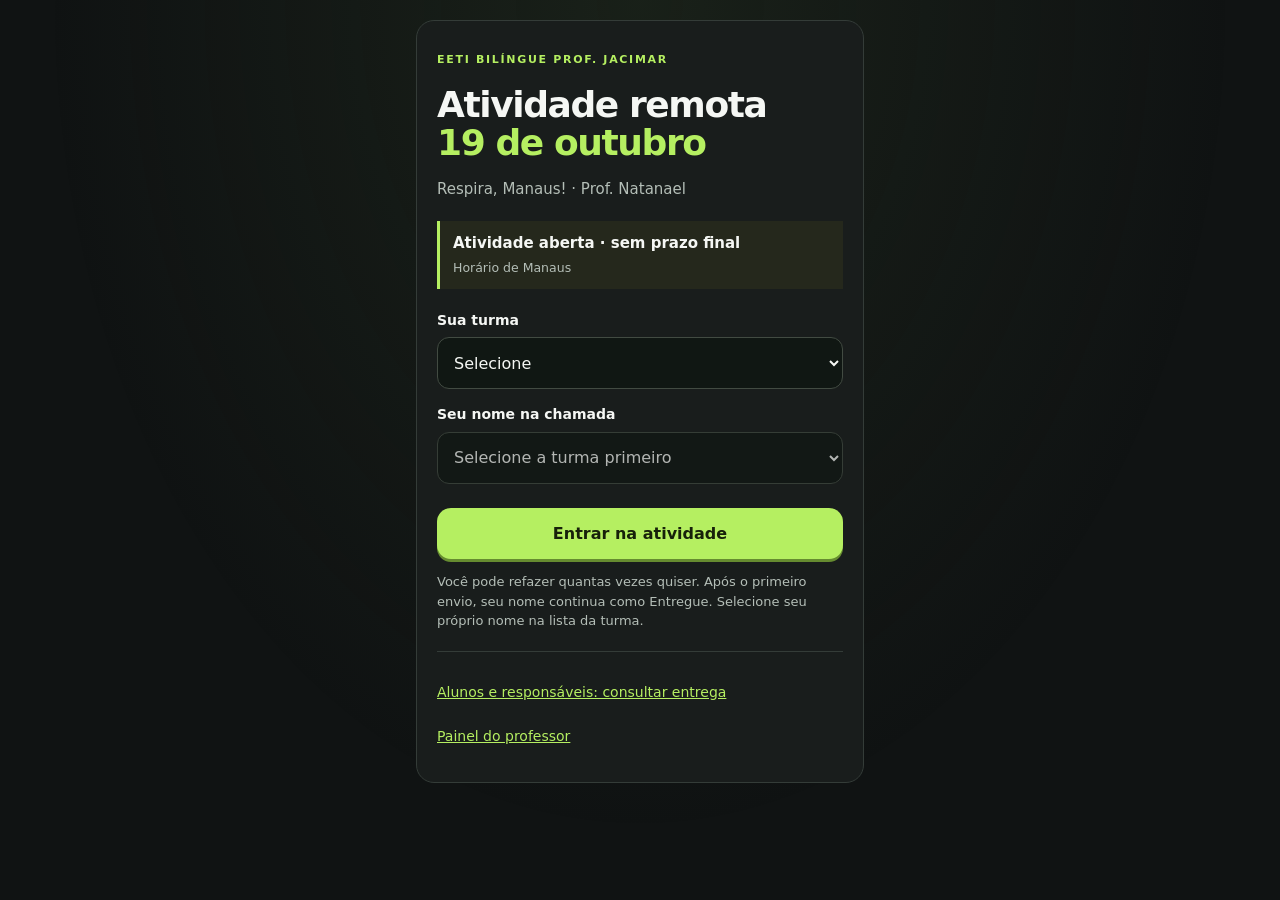
<file: index.html>
<!doctype html>
<html lang="pt-BR">
<head>
<meta charset="utf-8">
<meta name="viewport" content="width=device-width,initial-scale=1">
<meta name="theme-color" content="#101313">
<meta name="referrer" content="strict-origin-when-cross-origin">
<title>Atividade remota 19/10 · Respira, Manaus! · Jacimar</title>
<style>
:root{color-scheme:dark;--bg:#080f19;--panel:rgba(19,33,46,.76);--line:rgba(180,218,234,.15);--text:#edf8ff;--muted:#a4bbca;--cyan:#78edeb;--green:#bcff7a;--orange:#ffad72;--red:#ffb3af}
*{box-sizing:border-box}html{scroll-behavior:smooth;scroll-padding-top:24px}body{margin:0;background:var(--bg);color:var(--text);font:16px/1.6 system-ui,-apple-system,"Segoe UI",sans-serif;overflow-x:hidden}button,a{-webkit-tap-highlight-color:transparent}button{font:inherit}button:focus-visible,a:focus-visible{outline:3px solid var(--cyan);outline-offset:5px}button{cursor:pointer}button:disabled{cursor:default}a{color:var(--cyan)}[hidden]{display:none!important}
body:before{content:"";position:fixed;inset:0;z-index:-1;background:radial-gradient(ellipse at 85% 8%,#22545566,transparent 50%),radial-gradient(ellipse at 0% 60%,#28384e66,transparent 55%),linear-gradient(#080f19,#0b1822)}.grid-bg{position:fixed;inset:0;pointer-events:none;z-index:-1;background-image:linear-gradient(#789aa109 1px,transparent 1px),linear-gradient(90deg,#789aa109 1px,transparent 1px);background-size:52px 52px;mask-image:linear-gradient(black,transparent)}
.wrap{width:min(1100px,calc(100% - 36px));margin:auto}.topbar{display:flex;align-items:center;justify-content:space-between;gap:12px;padding:24px 0;border-bottom:1px solid var(--line)}.brand{display:flex;align-items:center;gap:11px;font-weight:800;letter-spacing:-.4px}.brand-icon{display:grid;place-items:center;width:39px;height:39px;border:1px solid #78edeb66;border-radius:12px;color:var(--cyan);font-size:25px}.micro{font-size:11px;letter-spacing:1.7px;text-transform:uppercase;font-weight:750}.muted{color:var(--muted)}.school{font-size:11px;text-align:right;max-width:210px;line-height:1.5}
.hero{display:grid;gap:24px;padding:48px 0 28px}.eyebrow{color:var(--cyan);display:flex;align-items:center;gap:9px}.dot{height:7px;width:7px;border-radius:100%;background:var(--cyan);box-shadow:0 0 15px var(--cyan)}h1{font-size:clamp(48px,10vw,102px);line-height:1;letter-spacing:-.065em;margin:20px 0}h1 span{display:block;color:var(--cyan)}.intro{max-width:400px;color:var(--muted);font-size:17px}.chips{display:flex;flex-wrap:wrap;gap:8px}.chip{border:1px solid var(--line);border-radius:99px;padding:6px 12px;font-size:11px;color:var(--muted)}
.glass{border:1px solid var(--line);background:var(--panel);backdrop-filter:blur(18px);border-radius:24px;box-shadow:0 20px 70px #0002}.atmosphere{min-height:280px;position:relative;overflow:hidden;display:flex;align-items:center;justify-content:center;background:radial-gradient(circle at 50% 30%,#ffc37b22,transparent 60%),#0d1c29}.orb{position:relative;z-index:2;width:175px;height:175px;border:1px solid #ffbd7b55;border-radius:50%;display:flex;flex-direction:column;align-items:center;justify-content:center;background:radial-gradient(circle,#202f3e99,#17222ddd);box-shadow:0 0 60px #f0a76812,inset 0 0 45px #f0a76812}.orb strong{font-size:58px;line-height:1.1;letter-spacing:-4px;color:#ffc08b}.orb .micro{font-size:10px}.orbit{position:absolute;width:225px;height:225px;border:1px dashed #ffce9b33;border-radius:50%;animation:orbit 50s linear infinite}.orbit:after{content:"";position:absolute;width:8px;height:8px;border-radius:50%;background:var(--orange);top:25px;left:30px;box-shadow:0 0 20px var(--orange)}.haze{position:absolute;width:130%;height:150px;background:radial-gradient(ellipse,#8a9caa55,transparent 65%);filter:blur(22px);animation:haze 12s ease-in-out infinite alternate;bottom:10px;z-index:3;pointer-events:none}.skyline{position:absolute;bottom:0;width:100%;height:90px;background:#060e18;clip-path:polygon(0 70%,5% 70%,5% 48%,11% 48%,11% 65%,17% 65%,17% 30%,23% 30%,23% 55%,30% 55%,30% 20%,35% 20%,35% 68%,41% 68%,41% 42%,48% 42%,48% 55%,54% 55%,54% 0,60% 0,60% 58%,66% 58%,66% 28%,72% 28%,72% 68%,80% 68%,80% 40%,88% 40%,88% 60%,100% 60%,100% 100%,0 100%)}.visual-caption{position:absolute;left:17px;top:15px;font-size:10px;color:var(--orange);z-index:4}.mission{padding:24px;margin-bottom:24px}.section-top{display:flex;gap:16px;align-items:flex-start;justify-content:space-between;margin-bottom:18px}h2{font-size:clamp(22px,4vw,30px);letter-spacing:-.8px;line-height:1.2;margin:7px 0 12px}h3{font-size:23px;line-height:1.3;letter-spacing:-.5px;margin:12px 0}.step{color:var(--cyan)}.badge{white-space:nowrap;border:1px solid #ffad7244;background:#ffad7210;border-radius:8px;padding:6px 10px;color:var(--orange);font-size:11px}.badge.open{color:var(--green);border-color:#bcff7a44;background:#bcff7a12}.video-frame{aspect-ratio:16/9;background:#03070c;border-radius:14px;overflow:hidden}.video-frame iframe{width:100%;height:100%;display:block;border:0}.video-frame>div{height:100%;display:grid;place-items:center;color:var(--muted);padding:20px;text-align:center}.player-note{font-size:12px;color:var(--muted);margin:14px 0 0}.player-error{border-left:3px solid var(--orange);padding:12px;margin-top:15px;color:var(--orange);font-size:13px}.watchbar{height:4px;background:#ffffff10;margin-top:18px;overflow:hidden;border-radius:4px}.watchbar span{height:100%;display:block;width:0;background:var(--cyan);transition:width .6s}.lock{padding:32px 24px;text-align:center;margin-bottom:28px;border-style:dashed}.lock-icon{display:block;font-size:28px;color:var(--muted)}.lock p{margin:6px 0;color:var(--muted);font-size:13px}
.unlock{padding:20px;border:1px solid #bcff7a66;color:var(--green);text-align:center;border-radius:16px;margin-bottom:24px;animation:unlock .8s ease-out both}.dashboard{display:flex;align-items:center;justify-content:space-between;gap:12px;padding:18px 22px;margin-bottom:24px}.dashboard strong{font-size:23px;color:var(--green)}.progress{width:110px;height:6px;background:#ffffff10;border-radius:10px;overflow:hidden}.progress span{display:block;height:100%;width:0;background:var(--green);transition:width .5s}.content-grid{display:grid;gap:22px}.card{padding:25px;position:relative;overflow:hidden}.card:before{content:"";position:absolute;inset:0 0 auto;height:2px;background:linear-gradient(90deg,var(--cyan),transparent);opacity:.6}.number{font-size:12px;font-weight:800;color:var(--cyan);letter-spacing:2px}.tag{font-size:10px;text-transform:uppercase;letter-spacing:1.5px;color:var(--muted);margin-left:10px}.question-text{color:var(--muted);font-size:14px;margin:8px 0 20px}.answers{display:grid;gap:10px;margin-top:20px}.answer{display:flex;align-items:center;gap:12px;width:100%;text-align:left;color:var(--text);background:#ffffff04;border:1px solid var(--line);border-radius:12px;padding:15px;font-size:14px;line-height:1.45;transition:background .2s,border-color .2s,transform .2s}.answer:hover:not(:disabled){background:#78edeb0c;border-color:#78edeb88;transform:translateX(3px)}.letter{display:grid;place-items:center;width:27px;height:27px;flex-shrink:0;border:1px solid var(--line);border-radius:7px;font-size:11px;color:var(--muted)}.answer.correct{background:#bcff7a13;border-color:#bcff7a99}.answer.correct .letter{color:var(--green);border-color:var(--green)}.answer.wrong{background:#ff7e7410;border-color:#ffb3af88}.answer:disabled{opacity:.55}.answer.correct:disabled,.answer.wrong:disabled{opacity:1}.feedback{margin-top:18px;border-radius:12px;padding:16px;background:#132838;border:1px solid var(--line);font-size:14px}.feedback strong{display:block;margin-bottom:5px;color:var(--green)}.feedback.error strong{color:var(--red)}.retry{margin-top:12px;background:transparent;border:1px solid var(--cyan);color:var(--cyan);border-radius:9px;padding:9px 14px;font-size:12px;font-weight:700}.lesson{background:linear-gradient(135deg,#133039aa,#142032aa)}.lesson p{color:#c1d4df;font-size:15px;max-width:450px}.cups{display:flex;gap:20px;align-items:end;justify-content:center;padding:28px 0 10px;height:140px}.cup{height:72px;width:42px;position:relative;border:2px solid #92d6e477;border-top:0;border-radius:0 0 10px 10px;overflow:hidden}.water{position:absolute;bottom:0;left:0;width:100%;height:var(--level);background:linear-gradient(#78edebaa,#278eaa99);animation:equalize 5s ease-in-out infinite}.cup:after{content:"";position:absolute;top:0;width:100%;height:1px;background:#78edeb55}.formula{text-align:center;padding:14px;color:var(--cyan);font-weight:750;font-size:14px}.data-bars{display:flex;align-items:flex-end;justify-content:center;gap:14px;height:155px;margin-top:20px;padding-top:10px}.day{display:flex;flex-direction:column;align-items:center;justify-content:end;gap:6px;height:100%;font-size:10px;color:var(--muted);flex:1;max-width:80px}.day strong{font-size:15px;color:var(--text)}.bar{height:var(--h);width:100%;min-height:10px;background:linear-gradient(#ffb785,#aa6b6555);border:1px solid #ffb78555;border-radius:7px 7px 2px 2px;animation:grow 1s ease-out both;transform-origin:bottom}.day.repeat .bar{background:linear-gradient(#78edeb,#287f8f55);border-color:#78edeb77}.data-caption{font-size:11px;text-align:center;color:var(--muted)}.mode-dots{display:flex;gap:10px;flex-wrap:wrap;margin:25px 0}.data-pill{padding:10px 15px;border-radius:10px;border:1px solid var(--line);color:var(--muted);font-weight:750}.data-pill.repeat{color:var(--cyan);border-color:#78edeb88;background:#78edeb12;animation:softglow 3s ease-in-out infinite}.ratio{display:flex;align-items:baseline;gap:10px;margin:20px 0}.ratio strong{font-size:60px;color:var(--orange);line-height:1;font-weight:850;letter-spacing:-3px}.ratio span{font-size:12px;color:var(--muted)}.finish{text-align:center;padding:32px 24px;margin-top:24px;background:radial-gradient(ellipse at top,#4e986233,transparent 70%),var(--panel)}.finish strong.big{display:block;font-size:60px;line-height:1.2;color:var(--green)}.finish p{color:var(--muted);font-size:14px}.primary{border:0;background:var(--cyan);color:#08252c;padding:13px 19px;border-radius:11px;font-weight:800;font-size:13px}.footer{padding:35px 0 28px;color:var(--muted);font-size:11px;text-align:center}.footer p{margin:8px}.sources{display:flex;justify-content:center;gap:16px;flex-wrap:wrap}.notice{font-size:11px;color:var(--muted)}
/* Camadas atmosféricas: sem capturar cliques ou esconder o feedback. */
.fx{position:fixed;inset:0;z-index:30;pointer-events:none;visibility:hidden;overflow:hidden}.smoke-veil{position:absolute;inset:0;background:#05080dbb;opacity:0;backdrop-filter:blur(0)}.smoke-cloud{position:absolute;width:100vmax;height:85vmax;left:-60%;bottom:-85%;border-radius:50%;opacity:0;background:radial-gradient(ellipse at 45% 40%,#899199b3 0%,#555f6ddd 22%,#323c4ccc 42%,transparent 68%);filter:blur(28px);mix-blend-mode:screen}.smoke-cloud:nth-child(3){left:auto;right:-60%;bottom:-60%;transform:scale(1.3)}.smoke-cloud:nth-child(4){left:5%;bottom:-100%;filter:blur(45px);background:radial-gradient(ellipse,#a7adb077,#4b5364aa 35%,transparent 67%)}.fx.smoking{visibility:visible}.smoking .smoke-veil{animation:darken 2.5s ease both}.smoking .smoke-cloud{animation:smoke-rise 2.5s cubic-bezier(.2,.6,.4,1) both}.smoking .smoke-cloud:nth-child(3){animation-name:smoke-cross;animation-delay:.12s}.smoking .smoke-cloud:nth-child(4){animation-delay:.23s}.card.shake{animation:shake .6s ease-in-out}.wind-ring{position:absolute;left:50%;top:50%;width:20vw;height:20vw;border:2px solid #adffe288;border-radius:50%;opacity:0;box-shadow:0 0 100px #78edeb66,inset 0 0 70px #b4ff9033}.wind-stream{position:absolute;left:-60%;top:35%;width:70%;height:18%;border-radius:50%;background:linear-gradient(90deg,transparent,#bcff7a33,#78edeb66,transparent);filter:blur(25px);opacity:0;transform:rotate(-18deg)}.wind-stream:last-child{top:65%;height:8%}.fx.cleaning{visibility:visible}.cleaning .wind-ring{animation:clean-ring 1.8s ease-out both}.cleaning .wind-stream{animation:clean-wind 1.8s ease-out both}.cleaning .wind-stream:last-child{animation-delay:.15s}.live-toast{position:fixed;bottom:24px;left:50%;transform:translateX(-50%);width:min(450px,calc(100% - 32px));padding:16px 20px;background:#142a35f5;border:1px solid #78edeb77;border-radius:14px;z-index:40;box-shadow:0 10px 60px #0008;text-align:center;font-weight:750;font-size:14px}.live-toast.error{border-color:#ffb3af88;color:var(--red)}
@keyframes smoke-rise{0%{opacity:0;transform:translate(-10%,20%) scale(.8)}25%{opacity:.85}65%{opacity:.75;transform:translate(30%,-70%) scale(1.7)}100%{opacity:0;transform:translate(55%,-135%) scale(2)}}
@keyframes smoke-cross{0%{opacity:0;transform:translate(20%,15%) scale(1)}30%{opacity:.8}65%{opacity:.65;transform:translate(-30%,-55%) scale(1.6)}100%{opacity:0;transform:translate(-70%,-100%) scale(2)}}
@keyframes darken{0%,100%{opacity:0;backdrop-filter:blur(0)}30%,60%{opacity:.8;backdrop-filter:blur(4px)}}
@keyframes shake{0%,100%{transform:translateX(0)}15%,45%{transform:translateX(-5px) rotate(-.3deg)}30%,60%{transform:translateX(5px) rotate(.3deg)}80%{transform:translateX(-2px)}}
@keyframes clean-ring{0%{opacity:0;transform:translate(-50%,-50%) scale(.1)}20%{opacity:1}100%{opacity:0;transform:translate(-50%,-50%) scale(9)}}
@keyframes clean-wind{0%{opacity:0;transform:translateX(0) rotate(-18deg)}25%{opacity:.9}100%{opacity:0;transform:translateX(250%) rotate(-18deg)}}
@keyframes orbit{to{transform:rotate(360deg)}}@keyframes haze{to{transform:translate(14%,-12%) scale(1.2)}}@keyframes unlock{from{opacity:0;transform:translateY(15px);filter:blur(8px)}to{opacity:1;transform:translateY(0);filter:blur(0)}}@keyframes grow{from{transform:scaleY(0)}}@keyframes equalize{0%,20%,100%{height:var(--level)}45%,75%{height:55%}}@keyframes softglow{50%{box-shadow:0 0 20px #78edeb1c}}
@media(min-width:760px){.hero{grid-template-columns:1.2fr 1fr;align-items:center;padding:65px 0 38px}.atmosphere{height:360px}.content-grid{grid-template-columns:1fr 1fr}.card{padding:30px}.mission{padding:30px}.mission .video-frame{max-width:900px;margin:auto}.wide{grid-column:1/-1}.wide .answers{grid-template-columns:1fr 1fr}.orb{height:200px;width:200px}.orbit{height:265px;width:265px}}
.measurement-source{font-size:12px;color:var(--muted);border:1px solid var(--line);border-radius:10px;padding:12px;margin:16px 0}.measurement-source summary{cursor:pointer;color:var(--cyan);font-weight:650}.measurement-source table{width:100%;border-collapse:collapse;margin-top:12px;font-variant-numeric:tabular-nums}.measurement-source caption{text-align:left;font-size:11px;padding:5px 0 10px}.measurement-source th,.measurement-source td{text-align:left;padding:7px 4px;border-bottom:1px solid var(--line)}.measurement-source th{color:var(--text)}
.fraction-equation{display:flex;align-items:center;justify-content:center;flex-wrap:wrap;gap:10px;padding:16px 0;font-size:clamp(12px,3.4vw,16px)}.fraction{display:inline-flex;flex-direction:column;align-items:stretch;text-align:center;line-height:1.4;white-space:nowrap}.fraction>span:first-child{border-bottom:2px solid currentColor;padding:0 5px 5px}.fraction>span:last-child{padding:5px 5px 0}.cup-group{display:flex;flex-direction:column;align-items:center;gap:9px;min-width:48px}.cups{gap:12px;height:155px}.cup-value{display:grid;color:var(--cyan);font-size:11px;white-space:nowrap;line-height:1.4}.cup-value>span{grid-area:1/1}.cup-value .before{animation:quantity-before 5s ease-in-out infinite}.cup-value .after{opacity:0;animation:quantity-after 5s ease-in-out infinite}
@keyframes equalize{0%,20%,100%{height:var(--level)}45%,75%{height:50%}}
@keyframes quantity-before{0%,20%,100%{opacity:1}45%,75%{opacity:0}}
@keyframes quantity-after{0%,20%,100%{opacity:0}45%,75%{opacity:1}}
@media(max-width:380px){.wrap{width:calc(100% - 24px)}.card,.mission{padding:18px}.school{max-width:150px}.badge{font-size:9px;padding:6px}.data-pill{padding:8px 10px}.dashboard{padding:15px}.progress{width:75px}}
@media(prefers-reduced-motion:reduce){html{scroll-behavior:auto}*,*:before,*:after{animation:none!important;transition:none!important}.fx{display:none!important}}

/* Navegação em telas: apenas uma etapa fica visível. */
body{height:100dvh;overflow:hidden}.app{height:100dvh;max-width:780px;margin:auto;display:grid;grid-template-rows:auto auto minmax(0,1fr) auto;padding:0 16px}.topbar{padding:10px 0}.brand-icon{width:30px;height:30px;font-size:20px}.brand{font-size:13px}.school{font-size:10px}.journey-top{padding:10px 0}.journey-label{display:flex;justify-content:space-between;font-size:11px;color:var(--muted);margin-bottom:7px}.journey-track{height:4px;border-radius:10px;background:#ffffff14;overflow:hidden}.journey-track span{display:block;height:100%;background:var(--cyan);transition:width .4s}.screen-area{overflow-y:auto;overscroll-behavior:contain;min-height:0;padding:4px 0 12px;scrollbar-width:thin}.screen{min-height:100%;padding:20px;animation:unlock .35s ease-out}.screen[hidden]{display:none!important}.screen h1{font-size:clamp(36px,8vw,56px);margin:12px 0;letter-spacing:-2px}.screen h2{font-size:clamp(23px,5.5vw,34px);margin:10px 0}.screen p{font-size:14px;margin:10px 0;line-height:1.55}.screen .micro{font-size:10px}.screen .notice{font-size:11px;color:var(--muted)}.screen .answers{gap:8px;margin-top:16px}.screen .answer{padding:12px;font-size:14px;min-height:48px}.screen .feedback{font-size:13px;padding:12px}.screen .feedback strong{font-size:14px}.navigator{display:grid;grid-template-columns:auto 1fr;gap:12px;align-items:center;border-top:1px solid var(--line);padding:12px 0 max(12px,env(safe-area-inset-bottom));background:var(--bg)}.navigator button{min-height:45px}.navigator .primary:disabled{background:#23343f;color:#8b9da8;opacity:.8}.back{padding:11px 14px;border:1px solid var(--line);background:transparent;border-radius:11px;color:var(--muted);font-size:13px}.nav-hint{grid-column:1/-1;font-size:11px;color:var(--muted);margin:0;text-align:center}.level-grid{display:grid;gap:6px;margin:14px 0}.level{border:1px solid var(--line);background:#ffffff04;border-left:4px solid var(--tone);border-radius:9px;padding:9px 11px;display:flex;justify-content:space-between;align-items:center;color:var(--text);font-size:12px;min-height:41px;text-align:left}.level.selected{background:color-mix(in srgb,var(--tone) 16%,transparent);border-color:var(--tone)}.level.visited:after{content:'✓';margin-left:8px;color:var(--cyan)}.level span:first-child{flex:1}.level b{font-size:12px}.risk-note{padding:13px;background:#ffffff06;border-radius:10px;border:1px solid var(--line);min-height:64px}.risk-note b{color:var(--orange)}.critical{display:flex;align-items:center;gap:14px;margin:14px 0;padding:14px;background:#ffb3af0b;border:1px solid #ffb3af33;border-radius:12px}.critical strong{font-size:34px;color:var(--red);line-height:1}.critical span{font-size:12px;color:var(--muted)}.comparison{position:relative;background:radial-gradient(ellipse,#2c495c55,transparent);border:1px solid var(--line);border-radius:18px;overflow:hidden;margin:14px 0}.comparison svg{width:100%;height:205px;display:block}.scale-labels{display:flex;justify-content:space-around;padding:0 12px 14px;font-size:13px;text-align:center}.scale-labels b{color:var(--cyan)}.range-row label{display:block;font-size:13px;margin-bottom:8px}.range-row input{width:100%;height:34px;accent-color:var(--cyan);cursor:pointer}.ratio-box{display:flex;align-items:center;justify-content:center;gap:16px;border:1px solid #78edeb44;background:#78edeb08;border-radius:14px;padding:14px;margin-top:14px}.ratio-box b{font-size:39px;letter-spacing:-2px;color:var(--cyan)}.ratio-box span{font-size:13px;line-height:1.5}.secondary{background:transparent;border:1px solid var(--cyan);color:var(--cyan);border-radius:11px;padding:11px 16px;font-weight:700;font-size:13px;min-height:44px}.organ{background:radial-gradient(ellipse at center,#34596b33,transparent);border-radius:16px;margin:14px 0}.organ svg{display:block;width:100%;height:220px}.organ .lung{fill:#78edeb10;stroke:#78edeb88;stroke-width:2}.organ .airway{stroke:#a7cbd6;stroke-width:10;fill:none;stroke-linecap:round}.organ .blood{stroke:#ff9f9f;stroke-width:7;fill:none;stroke-linecap:round}.particle-path{fill:var(--orange);filter:drop-shadow(0 0 7px var(--orange));transition:cx 1s ease,cy 1s ease}.organ.phase-1 .particle-path{cx:160;cy:85}.organ.phase-2 .particle-path{cx:218;cy:153}.organ.phase-3 .particle-path{cx:262;cy:188}.organ.phase-3 .blood{stroke:#ff9f9f;animation:softglow 1s infinite}.body-caption{padding:12px;border-left:3px solid var(--cyan);background:#78edeb08;min-height:67px;border-radius:6px;font-size:14px}.screen .video-frame{margin-top:16px}.screen .video-frame>div{font-size:13px}.video-status{display:flex;gap:9px;align-items:center;font-size:12px;color:var(--orange);margin:14px 0}.video-status.done{color:var(--green)}.cups.manual{height:170px;margin:15px 0;align-items:end}.cups.manual .water{animation:none;transition:height 1.4s ease-in-out}.cups.manual.distributed .water{height:50%}.cups.manual .cup{height:95px;width:46px}.lesson-result{margin:16px 0;background:#78edeb08;border:1px solid #78edeb33;border-radius:12px;padding:10px}.date-tabs{display:grid;grid-template-columns:repeat(4,1fr);gap:7px;margin:18px 0 12px}.date-tab{padding:10px 4px;min-height:48px;border:1px solid var(--line);border-radius:9px;background:#ffffff05;color:var(--muted);font-weight:750}.date-tab.selected{color:var(--cyan);border-color:var(--cyan);background:#78edeb10}.date-tab.visited:after{content:' ✓';color:var(--cyan);font-size:10px}.reading{padding:18px;border:1px solid var(--line);border-radius:14px;background:#0a1722;min-height:175px}.reading .reading-number{font-size:45px;line-height:1.2;color:var(--orange);letter-spacing:-2px}.reading .reading-number small{font-size:16px;letter-spacing:0;color:var(--muted)}.reading p{font-size:12px}.reading a{font-size:11px}.numbers{display:flex;gap:8px;flex-wrap:wrap;justify-content:center;margin:18px 0}.numbers span{border:1px solid var(--line);padding:9px 15px;border-radius:11px;font-size:20px;font-weight:750}.numbers span.highlight{border-color:var(--cyan);color:var(--cyan);background:#78edeb15}.mini-bars{display:flex;gap:14px;align-items:end;justify-content:center;height:112px;margin:15px 0}.mini-bar{flex:1;max-width:72px;text-align:center;font-size:11px;color:var(--muted)}.mini-bar b{display:block;color:var(--text);font-size:16px}.mini-bar i{display:block;height:var(--height);background:linear-gradient(var(--orange),#ffad7222);border-radius:6px 6px 0 0;margin:4px 0}.receipt{padding:20px;border:1px solid #78edeb44;border-radius:15px;background:#78edeb08;margin:20px 0}.receipt strong{font-size:28px;color:var(--cyan);display:block}.sources-panel{font-size:11px;margin-top:15px}.sources-panel summary{cursor:pointer;color:var(--cyan)}.sources-panel a{display:block;margin:8px 0}.screen:focus{outline:0}.equal-row{display:flex;justify-content:center;align-items:center;gap:10px;flex-wrap:wrap}.smoke-cloud{width:100vmax}.screen-area:focus{outline:0}
[data-stage="0"] h1{font-size:32px;margin:8px 0}[data-stage="0"] p{font-size:12px;margin:7px 0}[data-stage="0"] .level{padding:7px 10px;min-height:35px}[data-stage="0"] .level-grid{gap:5px;margin:10px 0}[data-stage="0"] .risk-note{font-size:12px;padding:10px;min-height:53px}[data-stage="0"] .critical{padding:10px;margin:10px 0}[data-stage="0"] .critical strong{font-size:27px}[data-stage="0"] .notice{font-size:10px}
@media(min-width:760px){.app{max-width:800px}.screen{padding:26px 34px}.level-grid{grid-template-columns:1fr 1fr}.comparison svg{height:250px}.organ svg{height:245px}.screen .answers{max-width:600px;margin-left:auto;margin-right:auto}}
@media(max-height:720px){.topbar{padding:7px 0}.journey-top{padding:6px 0}.screen{padding:15px}.screen h1{font-size:35px}.screen h2{font-size:24px}.screen p{font-size:13px}.comparison svg{height:155px}.organ svg{height:170px}.level{padding:7px 9px;min-height:35px}.level-grid{gap:5px;margin:10px 0}.critical{padding:9px;margin:9px 0}.critical strong{font-size:27px}.navigator{padding-top:8px;gap:6px}.nav-hint{font-size:10px}.screen .answers{gap:7px}.screen .answer{padding:10px}.risk-note{padding:10px;min-height:50px}}
@media(prefers-reduced-motion:reduce){.water,.particle-path{transition:none!important}}


.portal-shell{height:100dvh;overflow:auto;display:grid;place-items:center;padding:22px 16px}.portal-card{width:min(480px,100%);padding:25px}.portal-card h1{font-size:clamp(31px,7vw,44px);line-height:1.15;letter-spacing:-1.5px;margin:15px 0}.portal-card h1 span{color:var(--cyan)}.portal-card p{font-size:13px;color:var(--muted)}.deadline{border-left:3px solid var(--orange);padding:10px 13px;background:#ffad7208;margin:20px 0;font-size:13px}.deadline small{color:var(--muted)}form label{display:block;font-size:12px;font-weight:700;margin:14px 0 6px}input:not([type=range]),select{font:inherit;color:var(--text);background:#0b1926;border:1px solid var(--line);border-radius:10px;padding:12px;width:100%;font-size:16px;min-height:46px}form .primary{width:100%;margin-top:20px}.portal-links{display:grid;gap:9px;border-top:1px solid var(--line);padding-top:18px;margin-top:20px;font-size:12px}.form-error{color:var(--red)!important;padding:10px 0;font-size:13px}.text-button{border:0;background:none;color:var(--cyan);text-decoration:underline;font:inherit;cursor:pointer}.retry-save{grid-column:1/-1}.unit-tabs{display:flex;gap:8px;margin:18px 0}.unit-tabs .secondary{flex:1}.unit-tabs .visited:after{content:' ✓'}.unit-tabs .selected{background:#78edeb22}.unit-visual{min-height:245px;display:flex;flex-direction:column;align-items:center;justify-content:center;padding:15px 8px;border:1px solid var(--line);border-radius:14px;margin:14px 0;background:radial-gradient(ellipse,#26465c55,transparent)}.unit-visual svg{height:150px;width:100%}.unit-visual h3{font-size:18px;text-align:center}.unit-visual p{text-align:center;font-size:13px}.unit-symbol{font-size:55px;color:var(--cyan);line-height:1.1}.mass-grain{font-size:40px;color:var(--orange);border:1px solid #ffad7255;background:#ffad7211;border-radius:50%;height:90px;width:90px;display:grid;place-items:center;animation:mass-breathe 3s ease-in-out infinite}.cube-dust{animation:dust-drift 4s ease-in-out infinite alternate}.detailed-organ svg{height:265px}.lung-tissue{fill:url(#lung-tissue);stroke:#78edeb88;stroke-width:1.5;transform-origin:165px 175px;animation:lung-breathe 5s ease-in-out infinite}.trachea{fill:none;stroke:#c4e4e9;stroke-width:11;stroke-linecap:round}.detailed-organ .particle-path{filter:drop-shadow(0 0 6px #ffc88c);transition:cx 1.1s ease,cy 1.1s ease}.detailed-organ.phase-1 .particle-path{cx:167;cy:97}.detailed-organ.phase-2 .particle-path{cx:223;cy:209}.detailed-organ.phase-3 .particle-path{cx:315;cy:239}.alveolus-zoom{transform-origin:309px 211px;animation:alveolus-breathe 5s ease-in-out infinite}.blood-cell{animation:blood-flow 2s ease-in-out infinite alternate}.receipt p{font-size:12px;overflow-wrap:anywhere}
@keyframes lung-breathe{50%{transform:scale(1.025,1.04)}}@keyframes alveolus-breathe{50%{transform:scale(1.035)}}@keyframes blood-flow{to{transform:translateX(5px)}}@keyframes dust-drift{to{transform:translate(2px,-4px)}}@keyframes mass-breathe{50%{box-shadow:0 0 40px #ffad7222;transform:scale(1.04)}}
@media(max-height:720px){.detailed-organ svg{height:205px}.unit-visual{min-height:210px}.portal-card{padding:20px}.portal-shell{display:block}.portal-card{margin:auto}}@media(prefers-reduced-motion:reduce){.detailed-organ .particle-path{transition:none!important}}

</style>

<link rel="stylesheet" href="mobile.css?v=repetir-8"></head>
<body>
<div class="grid-bg" aria-hidden="true"></div>
<section class="portal-shell" id="identificacao"><div class="glass portal-card"><span class="micro step">EETI Bilíngue Prof. Jacimar</span><h1>Atividade remota<br><span>19 de outubro</span></h1><p>Respira, Manaus! · Prof. Natanael</p><div class="deadline"><b>Atividade aberta · sem prazo final</b><br><small>Horário de Manaus</small></div><form id="access-form"><label for="student-class">Sua turma</label><select id="student-class" required><option value="">Selecione</option><option value="2º T4">2º ano 4</option><option value="3º T1">3º ano 1</option><option value="3º T2">3º ano 2</option></select><label for="student-name">Seu nome na chamada</label><select id="student-name" required disabled><option value="">Selecione a turma primeiro</option></select><button class="primary" type="submit" id="access-button">Entrar na atividade</button><p id="access-error" role="alert" class="form-error" hidden></p></form><p class="notice">Você pode refazer quantas vezes quiser. Após o primeiro envio, seu nome continua como Entregue. Selecione seu próprio nome na lista da turma.</p><div class="portal-links"><a href="consulta.html">Alunos e responsáveis: consultar entrega</a><a href="professor.html">Painel do professor</a></div></div></section>
<div class="app" id="activity-app" hidden>
 <header class="topbar"><div class="brand"><span class="brand-icon" aria-hidden="true">≈</span><span>Natanael<span class="muted" style="display:block;font-size:9px;letter-spacing:2px">MATEMÁTICA</span></span></div><div class="school">Remota · 19/10/2026<br><span class="muted" id="current-student">EETI Bilíngue Prof. Jacimar</span></div></header>
 <div class="journey-top"><div class="journey-label"><span id="stage-label">Respira, Manaus!</span><span id="stage-count">Etapa 1 de 13</span></div><div class="journey-track" role="progressbar" aria-label="Etapas concluídas" aria-valuemin="0" aria-valuemax="13" aria-valuenow="0" id="journey-progress"><span id="journey-fill"></span></div></div>
 <main class="screen-area" id="screen-area">
  <section class="glass screen" data-stage="0" tabindex="-1" aria-labelledby="risk-title">
   <span class="micro step">Manaus · Entenda o alerta</span><h1 id="risk-title">Respira, Manaus!</h1><p>Fumaça no ar. Qual é o nível de perigo?<br>Toque nas <b>6 faixas do AQI</b> para descobrir.</p>
   <div class="level-grid" id="levels"></div>
   <div class="risk-note" id="level-detail" role="status">AQI é um índice, sem unidade. <b>Não é a concentração em µg/m³.</b></div>
   <div class="critical"><strong>301+</strong><span>AQI dos EUA: <b>perigoso</b>.<br>A partir de 151: insalubre para a população em geral.</span></div>
   <p class="notice">PM₂,₅: referência OMS de <b>15 µg/m³ para a média de 24 h</b>. Um registro horário não é uma média diária. Fonte: <a href="https://www.airnow.gov/aqi/aqi-basics/" target="_blank" rel="noopener noreferrer">escala AQI usada pelo IQAir</a>.</p>
  </section>
  <section class="glass screen" data-stage="1" hidden tabindex="-1" aria-labelledby="size-title">
   <span class="micro step">Explore · Antes do vídeo</span><h2 id="size-title">Pequena quanto?</h2><p>Compare a <b>espessura de um fio</b> com uma partícula de <b>2,5 µm</b>. Arraste a ampliação até o final.</p>
   <div class="comparison"><svg viewBox="0 0 320 220" role="img" aria-label="Comparação de diâmetro: fio de cabelo de aproximadamente 70 micrômetros e partícula de 2,5 micrômetros; o fio é 28 vezes mais largo"><defs><radialGradient id="hair-fill"><stop stop-color="#dba581"/><stop offset=".7" stop-color="#936c5c"/><stop offset="1" stop-color="#493b39"/></radialGradient></defs><circle id="hair" cx="100" cy="110" r="28" fill="url(#hair-fill)" stroke="#e1b294" stroke-width="1"/><circle id="pm" cx="258" cy="110" r="1" fill="#78edeb"/><path d="M213 75 L249 100" fill="none" stroke="#78edeb88"/><text x="204" y="65" fill="#78edeb" font-size="11">PM₂,₅</text></svg><div class="scale-labels"><span>Fio de cabelo<br><b>≈ 70 µm</b></span><span>Partícula fina<br><b>até 2,5 µm</b></span></div></div>
   <div class="range-row"><label for="zoom">Ampliar os dois igualmente · <b id="zoom-value">1×</b></label><input type="range" id="zoom" min="1" max="3" step="0.1" value="1"></div>
   <div class="ratio-box"><b>28×</b><span>O fio é cerca de 28 vezes mais largo.</span><span class="fraction" aria-label="70 sobre 2,5"><span>70</span><span>2,5</span></span><span>= 28</span></div><p class="notice">µm mede tamanho; µg/m³ mede concentração no ar. O cabelo varia de espessura. Fonte: <a href="https://www.epa.gov/pm-pollution/particulate-matter-pm-basics" target="_blank" rel="noopener noreferrer">EPA</a>.</p>
  </section>
  <section class="glass screen" data-stage="2" hidden tabindex="-1" aria-labelledby="lung-title">
   <span class="micro step">Explore · O caminho no corpo</span><h2 id="lung-title">Pequena. Vai fundo.</h2><p>Toque para acompanhar o caminho da partícula.</p>
   <div class="organ detailed-organ" id="organ"><svg viewBox="0 0 380 310" role="img" aria-label="Pulmões esquemáticos com traqueia, brônquios ramificados, alvéolos ampliados e capilar sanguíneo. Uma partícula percorre essas regiões."><defs><linearGradient id="lung-tissue" x2="1" y2="1"><stop stop-color="#78edeb" stop-opacity=".25"/><stop offset="1" stop-color="#293f60" stop-opacity=".6"/></linearGradient><radialGradient id="alveolus-fill"><stop stop-color="#b8f5e8" stop-opacity=".35"/><stop offset="1" stop-color="#78edeb" stop-opacity=".08"/></radialGradient></defs><g class="lung-tissue"><path d="M157 72 C132 53 95 77 72 108 C50 141 40 213 73 238 C103 260 139 244 156 217Z"/><path d="M177 72 C197 55 230 76 250 111 C268 151 274 210 249 234 C225 255 195 247 178 218Z"/></g><path class="trachea" d="M167 18 V105 M167 98 L116 137 M167 98 L214 137"/><g class="cartilage" stroke="#c2e6e8" stroke-width="2"><path d="M159 31h16 M159 42h16 M159 53h16 M159 64h16 M159 75h16"/></g><g class="bronchi" fill="none" stroke="#b1e9e5" stroke-linecap="round"><path d="M116 137 L90 165 M116 137 L131 173 M214 137 L235 164 M214 137 L199 173" stroke-width="5"/><path d="M90 165 L73 192 M90 165 L103 197 M131 173 L120 212 M131 173 L145 211 M235 164 L250 194 M235 164 L221 203 M199 173 L189 210 M199 173 L208 219" stroke-width="2"/></g><g fill="url(#alveolus-fill)" stroke="#78edeb77"><circle cx="73" cy="197" r="11"/><circle cx="103" cy="204" r="12"/><circle cx="120" cy="218" r="11"/><circle cx="145" cy="216" r="10"/><circle cx="249" cy="197" r="10"/><circle cx="222" cy="207" r="11"/><circle cx="187" cy="216" r="10"/><circle cx="208" cy="225" r="10"/></g><path d="M225 209 L276 196" stroke="#78edeb99" stroke-dasharray="4 4"/><g class="alveolus-zoom"><circle cx="309" cy="211" r="47" fill="#102838" stroke="#78edeb66"/><path d="M295 188 C278 178 278 210 292 222 C302 239 323 233 327 217 C341 203 331 181 315 187Z" fill="url(#alveolus-fill)" stroke="#9cefe7" stroke-width="2"/><path d="M283 231 Q304 253 333 232" fill="none" stroke="#ff9fa7" stroke-width="9"/><circle class="blood-cell" cx="298" cy="240" r="3" fill="#c64369"/><circle class="blood-cell" cx="314" cy="241" r="3" fill="#c64369"/><path d="M310 215 L314 232" fill="none" stroke="#ffcb89" stroke-dasharray="2 3"/></g><circle class="particle-path" cx="167" cy="11" r="4" fill="#ffc88c"/><g class="lung-labels" fill="#b5d2de" font-size="10"><text x="187" y="35">traqueia</text><text x="64" y="128">brônquios</text><text x="278" y="153">Ampliação</text><text x="275" y="167">dos alvéolos</text><text x="276" y="275" fill="#ffb3af">capilar sanguíneo</text><text x="69" y="281">Desenho fora de escala</text></g></svg></div>
   <div class="body-caption" id="body-caption" role="status">1. O ar pode carregar partículas finas para as vias respiratórias.</div>
   <button class="secondary" id="breathe" style="margin-top:16px">Acompanhar a inspiração</button><p class="notice">Esquema fora de escala. Partículas finas podem atingir os alvéolos e penetrar na circulação. Não significa que toda partícula inalada entre no sangue.</p>
  </section>
  <section class="glass screen" data-stage="3" hidden tabindex="-1" aria-labelledby="units-title"><span class="micro step">Explore · As unidades</span><h2 id="units-title">Tamanho não é massa.</h2><p>Toque nas 3 unidades para entender o que cada uma mede.</p><div class="unit-tabs"><button type="button" class="secondary" data-unit="tamanho">µm</button><button type="button" class="secondary" data-unit="massa">µg</button><button type="button" class="secondary" data-unit="volume">µg/m³</button></div><div id="unit-visual" class="unit-visual"><span class="unit-symbol">µ</span><p>“Micro” significa um milionésimo:<br><b>1 parte de 1.000.000</b>.</p></div><div class="body-caption" id="unit-description" role="status">O tamanho da partícula e a quantidade de poluição são medidas diferentes.</div><p class="notice">Os desenhos são ilustrativos. Os pontos no cubo representam poluição, não a contagem real de partículas.</p></section>
  <section class="glass screen" data-stage="4" hidden tabindex="-1" aria-labelledby="video-title">
   <span class="micro step">Observe · Vídeo obrigatório</span><h2 id="video-title">Agora, veja acontecer.</h2><p>Reconheça no vídeo o que você acabou de explorar.</p><div class="video-frame"><div id="youtube-player">O vídeo será carregado nesta etapa.</div></div><div class="watchbar" role="progressbar" aria-label="Posição de reprodução" aria-valuemin="0" aria-valuemax="100" aria-valuenow="0" id="watch-progress"><span id="watch-fill"></span></div><div class="video-status" id="video-status">🔒 Assista até o fim para continuar.</div><p class="player-note">Você pode usar 2× nas configurações do player. Legendas em português solicitadas, quando disponíveis.</p><p id="player-error" class="player-error" role="alert" hidden></p><p class="notice">Vídeo da American Lung Association sobre partículas e pulmões. As medições de Manaus aparecem na etapa de dados.</p>
  </section>
  <section class="glass screen" data-stage="5" hidden tabindex="-1" aria-labelledby="bio-title"><span class="micro step">Biologia rápida</span><h2 id="bio-title">Por que ela chega tão longe?</h2><p>Por que a PM₂,₅ pode alcançar regiões profundas dos pulmões e entrar no sangue?</p><div class="answers" data-question="bio"></div><div class="feedback" id="feedback-bio" role="status" hidden></div></section>
  <section class="glass screen" data-stage="6" hidden tabindex="-1" aria-labelledby="mean-lesson-title"><span class="micro step">Explore · Média</span><h2 id="mean-lesson-title">Média: repartir igualmente.</h2><div class="concept-explanation"><p><b>O que é?</b> A média aritmética é a soma dos valores dividida pela quantidade de valores.</p><p><b>O que representa?</b> Um ponto de equilíbrio do conjunto: quanto caberia a cada um se o total fosse repartido igualmente.</p></div><p>Imagine que você bebeu uma dose de água por dia:<br><b>Dia 1: 100 mL · Dia 2: 200 mL<br>Dia 3: 300 mL · Dia 4: 200 mL.</b></p><p>Ao longo dos 4 dias, você bebeu <b>800 mL no total</b>. Toque para repartir esse total igualmente pelos 4 dias.</p><div class="cups manual" id="cups"><div class="cup-group"><div class="cup"><div class="water" style="--level:25%"></div></div><span class="cup-value">100 mL</span></div><div class="cup-group"><div class="cup"><div class="water" style="--level:50%"></div></div><span class="cup-value">200 mL</span></div><div class="cup-group"><div class="cup"><div class="water" style="--level:75%"></div></div><span class="cup-value">300 mL</span></div><div class="cup-group"><div class="cup"><div class="water" style="--level:50%"></div></div><span class="cup-value">200 mL</span></div></div><button class="secondary" id="distribute">Repartir os 800 mL</button><div class="lesson-result" id="mean-example" hidden><div class="formula fraction-equation" aria-label="100 mais 200 mais 300 mais 200 sobre 4, igual a 200 mililitros"><span>Média =</span><span class="fraction"><span>100 + 200 + 300 + 200</span><span>4</span></span><span>= 200 mL/dia</span></div></div><div class="concept-explanation"><p><b>Como ler a fração?</b> Em cima fica o consumo total: 800 mL. Embaixo fica o período: 4 dias. O resultado é 200 mL por dia, em média.</p><p><b>O que o cálculo indica?</b> É como se você tivesse bebido 200 mL em cada dia: o total continuaria sendo 800 mL. A média de consumo é 200 mL/dia; ela resume o período, mesmo que o consumo tenha variado de um dia para outro.</p><p><b>Para pensar no futuro:</b> médias de períodos comparáveis ajudam a perceber se uma quantidade está aumentando ou diminuindo e a planejar. Uma única média não garante o próximo valor.</p></div><p class="notice">Cada copo representa o consumo de um dia. Atenção: 800 mL é o total dos 4 dias; 200 mL/dia é a média diária.</p></section>
  <section class="glass screen" data-stage="7" hidden tabindex="-1" aria-labelledby="data-title"><span class="micro step">Média · Registros reais · 16 a 19/10/2026</span><h2 id="data-title">Os dados nas datas reais.</h2><p>Toque nas <b>4 datas</b> para ver o registro publicado, a fonte e o valor arredondado para o cálculo.</p><div class="date-tabs" id="dates"></div><div class="reading" id="reading" aria-live="polite">Selecione uma data para consultar o registro.</div><p class="notice">Estes são registros reais, não a série inventada da moda. As fontes e os horários variam. Os dias 17 e 18 têm divulgação oficial da Prefeitura; o dia 19 usa uma leitura parcial da plataforma privada IQAir.</p><details class="sources-panel"><summary>Como vamos calcular?</summary><p>Arredondamos para a dezena mais próxima: 140,0; 400,0; 150,0; 50,0 µg/m³. A média resume esses quatro registros selecionados. Não representa uma média de 24 horas da cidade nem toda a exposição de uma pessoa em quatro dias.</p></details></section>
  <section class="glass screen" data-stage="8" hidden tabindex="-1" aria-labelledby="mean-title"><span class="micro step">Calcule a média · Registros reais</span><h2 id="mean-title">Qual é a média dos 4 registros?</h2><p>Use as concentrações arredondadas e divida pela quantidade de registros: <b>4</b>.</p><div class="mini-bars"><div class="mini-bar"><b>140,0</b><i style="--height:28px"></i>16/10</div><div class="mini-bar"><b>400,0</b><i style="--height:80px"></i>17/10</div><div class="mini-bar"><b>150,0</b><i style="--height:30px"></i>18/10</div><div class="mini-bar"><b>50,0</b><i style="--height:10px"></i>19/10</div></div><div class="answers" data-question="mean"></div><div class="feedback" id="feedback-mean" role="status" hidden></div><p class="notice">µg/m³ mede a concentração no ar. A massa que você inalou também depende do tempo de exposição e do volume de ar respirado.</p></section>
  <section class="glass screen" data-stage="9" hidden tabindex="-1" aria-labelledby="scenario-title"><span class="micro step">Leia o cenário</span><h2 id="scenario-title">A fumaça continua. E agora?</h2><div class="critical"><strong>PM₂,₅</strong><span>Partículas finas podem prejudicar<br>pulmões e sistema cardiovascular.</span></div><p>Se a exposição à fumaça continuar elevada, qual é a conclusão correta?</p><div class="answers" data-question="risk"></div><div class="feedback" id="feedback-risk" role="status" hidden></div></section>
  <section class="glass screen" data-stage="10" hidden tabindex="-1" aria-labelledby="mode-lesson-title"><span class="micro step">Explore · Moda</span><h2 id="mode-lesson-title">Moda: o que mais se repete.</h2><div class="concept-explanation"><p><b>O que é?</b> A moda é o valor com maior frequência: aquele que aparece mais vezes no conjunto.</p><p><b>O que representa?</b> O resultado mais comum entre os dados observados. A média equilibra os valores; a moda conta as repetições.</p></div><p>Toque no valor que mais se repete neste <b>exemplo didático</b>.</p><div class="numbers" id="mode-example"><span>100</span><span>200</span><span>200</span><span>300</span></div><div class="answers" id="mode-explore"><button class="answer" data-value="100">100</button><button class="answer" data-value="200">200</button><button class="answer" data-value="300">300</button></div><div class="body-caption" id="mode-description" style="margin-top:15px" role="status">Moda é o valor mais frequente. Se nenhum se repete, o conjunto é amodal.</div><div class="concept-explanation"><p><b>O que podemos deduzir?</b> Se 200 aparece mais vezes, ele foi o resultado mais comum nesta amostra.</p><p><b>E para o futuro?</b> Em muitos registros comparáveis, uma moda estável pode sugerir um resultado comum em novas observações, se as condições continuarem semelhantes. É uma hipótese para orientar decisões, não uma certeza. Se níveis altos se repetem, isso já justifica atenção e planejamento para reduzir a exposição e combater as fontes de poluição; não precisamos esperar outra ocorrência para agir.</p><p><b>Neste exemplo:</b> só temos 4 valores. Eles ensinam a identificar a moda, mas são poucos para sustentar uma previsão.</p></div></section>
  <section class="glass screen" data-stage="11" hidden tabindex="-1" aria-labelledby="mode-title"><span class="micro step">Moda · 8 dias didáticos · 11 a 18/10</span><h2 id="mode-title">Qual padrão mais se repete?</h2><p><b>Agora usamos outro conjunto, exclusivamente didático.</b> São 8 dias simulados, de 11 a 18/10, com concentrações em µg/m³ semelhantes em escala a registros reais. Não são medições dessas datas.</p><div class="mode-date-grid"><div><small>11/10</small><b>150,0</b></div><div><small>12/10</small><b>180,0</b></div><div><small>13/10</small><b>150,0</b></div><div><small>14/10</small><b>120,0</b></div><div><small>15/10</small><b>210,0</b></div><div><small>16/10</small><b>150,0</b></div><div><small>17/10</small><b>240,0</b></div><div><small>18/10</small><b>240,0</b></div></div><p>Compare os valores e encontre o que aparece 3 vezes:</p><div class="numbers"><span>150,0</span><span>180,0</span><span>150,0</span><span>120,0</span><span>210,0</span><span>150,0</span><span>240,0</span><span>240,0</span></div><p>Qual é a moda? O que esse padrão sugere para planejar os próximos dias?</p><div class="answers" data-question="mode"></div><div class="feedback" id="feedback-mode" role="status" hidden></div></section>
  <section class="glass screen" data-stage="12" hidden tabindex="-1" aria-labelledby="finish-title"><span class="micro step">Percurso concluído</span><h2 id="finish-title">Você enxergou além da fumaça.</h2><div class="receipt" id="delivery-receipt"><strong>Pronto para enviar</strong><p id="delivery-student"></p><p>Todas as etapas foram concluídas. Sua entrega ainda precisa ser enviada.</p></div><button type="button" class="primary" id="send-delivery">Enviar minha atividade</button><p id="delivery-error" role="alert" class="form-error" hidden></p><button type="button" class="secondary" id="repeat-activity">Refazer desde o início</button><p><a href="consulta.html">Consultar comprovante</a> · <button type="button" class="text-button" id="logout">Sair</button></p><p><b>Média dos 4 registros reais arredondados:</b> 185,0 µg/m³.<br><b>Moda da série didática de 11 a 18/10:</b> 150,0 µg/m³, presente em 3 dias.</p><p class="notice">Média e moda usam conjuntos diferentes nesta atividade. A média usa quatro registros reais; a moda usa oito valores didáticos. Padrões elevados justificam atenção e proteção, sem garantir o próximo valor.</p><p class="notice">Confira seu nome e clique em enviar. A confirmação só aparece depois que o servidor registrar a entrega.</p><details class="sources-panel"><summary>Fontes da explicação</summary><a href="https://www.epa.gov/pm-pollution/particulate-matter-pm-basics" target="_blank" rel="noopener noreferrer">EPA · tamanhos das partículas</a><a href="https://www.airnow.gov/aqi/aqi-basics/" target="_blank" rel="noopener noreferrer">AirNow · níveis do AQI</a><a href="https://www.who.int/publications/i/item/9789240034228" target="_blank" rel="noopener noreferrer">OMS · diretrizes de qualidade do ar</a><a href="https://www.who.int/news/item/25-06-2024-what-are-health-consequences-of-air-pollution-on-populations" target="_blank" rel="noopener noreferrer">OMS · partículas e saúde</a></details></section>
  <noscript>Ative o JavaScript para realizar as etapas interativas.</noscript>
 </main>
 <nav class="navigator" aria-label="Navegação entre etapas"><button class="back" id="previous" disabled>Voltar</button><button class="primary" id="next" disabled>Continuar</button><button type="button" class="retry retry-save" id="retry-save" hidden>Tentar salvar esta etapa novamente</button><p class="nav-hint" id="nav-hint">Explore as 6 faixas para continuar.</p></nav>
</div>
<div class="fx" id="smoke-fx" aria-hidden="true"><div class="smoke-veil"></div><div class="smoke-cloud"></div><div class="smoke-cloud"></div><div class="smoke-cloud"></div></div><div class="fx" id="clean-fx" aria-hidden="true"><div class="wind-ring"></div><div class="wind-stream"></div><div class="wind-stream"></div></div><div class="live-toast" id="toast" role="status" aria-live="polite" hidden></div>
<script src="plataforma.js?v=mobile-3"></script>
<script>
'use strict';
(() => {
 const $=id=>document.getElementById(id);
 const screens=[...document.querySelectorAll('[data-stage]')];
 const titles=['Níveis de risco','Comparação de tamanho','Caminho no corpo','Entenda as unidades','Vídeo','Biologia','Entenda a média','Registros reais de Manaus','Calcule a média','Leia o cenário','Entenda a moda','Moda dos registros','Enviar atividade'];
 const hints=['Explore as 6 faixas para continuar.','Arraste a ampliação até 3×.','Acompanhe as 3 partes da animação.','Explore µm, µg e µg/m³.','Assista ao vídeo até o fim.','Responda corretamente para continuar.','Reparta a água para continuar.','Consulte as 4 datas para continuar.','Responda corretamente para continuar.','Responda corretamente para continuar.','Identifique o valor mais frequente.','Responda corretamente para concluir.','Confira o nome e envie sua atividade.'];
 const state={page:0,done:new Set(),levels:new Set(),dates:new Set(),units:new Set(),breath:0,videoEnded:false,busy:false,saving:false,pending:null,session:null,profile:null,answers:{},videoDuration:0,attemptStep:0};
 let player,ticker,apiTimer,effectTimer,toastTimer,busyTimer,anatomyTimer,cupsTimer,apiStarted=false,playerReady=false;
 const data=[
  {date:'16/10',raw:139.6,rounded:140,label:'SELVA/UEA · Aleixo',period:'Registro local da manhã citado pela Agência Brasil. Não é média de 24 horas de toda a cidade.',url:'https://agenciabrasil.ebc.com.br/meio-ambiente/noticia/2026-10/manaus-e-capital-com-maior-poluicao-atmosferica-do-pais-nesta-sexta'},
  {date:'17/10',raw:401.4,rounded:400,label:'Prefeitura de Manaus · PurpleAir',period:'6h30 · leitura agregada de 14 sensores divulgada pela Prefeitura. Não é média de 24 horas.',url:'https://www.manaus.am.gov.br/noticia/nota/nota-37/'},
  {date:'18/10',raw:150.5,rounded:150,label:'Prefeitura de Manaus · PurpleAir',period:'6h · leitura agregada de 14 sensores divulgada pela Prefeitura. Não é média de 24 horas.',url:'https://www.manaus.am.gov.br/semcom/nota-38/'},
  {date:'19/10',raw:54.8,rounded:50,label:'IQAir · Manaus',period:'Leitura parcial de 2h locais, consultada em 19/10. Fonte privada, não boletim oficial nem média do dia completo.',url:'https://www.iqair.com/air-quality/brazil/amazonas/manaus'}
 ];
 const levels=[
  ['Boa','0–50','#a9e695','Risco baixo para a maioria das pessoas.'],
  ['Moderada','51–100','#f6db6c','Pessoas muito sensíveis podem ser afetadas.'],
  ['Insalubre para sensíveis','101–150','#ffb36c','Grupos sensíveis podem apresentar efeitos na saúde.'],
  ['Insalubre','151–200','#ff8e8a','Há risco para todos; pessoas sensíveis podem sofrer mais.'],
  ['Muito insalubre','201–300','#cdb2ff','Alerta de saúde: o risco aumenta para toda a população.'],
  ['Perigosa','301+','#f1a5c4','Alerta de condições de emergência: todos podem ser afetados.']
 ];
 const questions={
  bio:{stage:5,options:['São minúsculas: bem menores que a espessura de um fio de cabelo.','São maiores que as vias respiratórias.','Entram no corpo apenas pela água.'],correct:0,explanation:'Partículas de até 2,5 µm podem alcançar regiões profundas dos pulmões; partículas finas podem penetrar na circulação.'},
  mean:{stage:8,options:['740,0 µg/m³','185,0 µg/m³','400,0 µg/m³'],correct:1,explanation:'Somamos 140,0 + 400,0 + 150,0 + 50,0 = 740,0. Dividindo por 4 registros, obtemos 185,0 µg/m³. Essa é a concentração média do conjunto selecionado; não é uma massa total inalada nem uma média diária oficial da cidade.'},
  risk:{stage:9,options:['O risco de problemas respiratórios e cardiovasculares aumenta.','O corpo se acostuma e a fumaça deixa de fazer mal.','Sem chuva, a poluição desaparece automaticamente.'],correct:0,explanation:'A exposição persistente à fumaça pode aumentar o risco à saúde. Vento, chuva e emissões influenciam o ar; este cenário didático não garante como será amanhã.'},
  mode:{stage:11,options:['240,0; é o maior valor, então é a moda.','150,0; aparece 3 vezes e sugere atenção à repetição de níveis altos.','180,0; a média sempre é a moda.'],correct:1,explanation:'150,0 aparece em 3 dos 8 dias: é a moda. 240,0 aparece 2 vezes. Se condições semelhantes continuarem, o padrão pode reaparecer: uma hipótese para planejar proteção e combater as fontes de poluição. Não é garantia sobre amanhã.'}
 };
 function notify(message,error=false){clearTimeout(toastTimer);$('toast').hidden=false;$('toast').textContent=message;$('toast').classList.toggle('error',error);toastTimer=setTimeout(()=>$('toast').hidden=true,2300)}
 function atmosphere(correct){clearTimeout(effectTimer);$('smoke-fx').classList.remove('smoking');$('clean-fx').classList.remove('cleaning');const screen=screens[state.page];screen.classList.remove('shake');const effect=$(correct?'clean-fx':'smoke-fx');void effect.offsetWidth;effect.classList.add(correct?'cleaning':'smoking');if(!correct)screen.classList.add('shake');effectTimer=setTimeout(()=>{effect.classList.remove('cleaning','smoking');screen.classList.remove('shake')},2700)}
 function update(){
  const completed=state.done.has(state.page);$('previous').disabled=state.page===0;$('next').disabled=!completed||state.page===12||state.saving;$('next').textContent=state.page===11?'Continuar':state.page===12?'Concluído':'Continuar';$('nav-hint').textContent=completed&&state.page<12?'Etapa concluída. Você pode continuar.':hints[state.page];$('stage-label').textContent=titles[state.page];$('stage-count').textContent='Etapa '+(state.page+1)+' de 13';$('journey-fill').style.width=(state.done.size/13*100)+'%';$('journey-progress').setAttribute('aria-valuenow',state.done.size);
  for(const [key,q] of Object.entries(questions)){document.querySelectorAll('[data-question="'+key+'"] button').forEach(button=>button.disabled=state.page!==q.stage||state.done.has(q.stage)||state.busy||!state.videoEnded)}
 }
 function evidence(index){const answers=state.answers;return [{faixas:[...state.levels]},{zoom:Number($('zoom').value)},{partes:state.breath},{unidades:[...state.units]},{terminou:true,video:'ltbx_Gb4x9w',duracao:state.videoDuration},{resposta:answers.bio},{repartiu:true},{datas:[...state.dates]},{resposta:answers.mean},{resposta:answers.risk},{valor:200},{resposta:answers.mode}][index]}
 async function complete(index){if(state.done.has(index))return true;if(state.saving||!state.session)return false;state.saving=true;state.pending=index;$('retry-save').hidden=true;update();try{const result=await Remota.request('avancar',{token:state.session.token,body:{etapa:index,evidencia:{...evidence(index),versao_conteudo:"media-real-moda-didatica-7",...(index===8?{media:185}:{}),...(index===11?{moda:150}:{})}}});state.attemptStep=Math.max(state.attemptStep,index+1);Remota.session("tentativa",{token:state.session.token,etapa:state.attemptStep});applyProfile(result);state.pending=null;return true}catch(error){$('nav-hint').textContent=error.message;$('retry-save').hidden=false;return false}finally{state.saving=false;update();if(state.pending!==null)$('nav-hint').textContent='Etapa não salva. Confira a conexão e tente novamente.'}}
 $('retry-save').addEventListener('click',()=>{if(state.pending!==null)complete(state.pending)});
 function showPage(index){
  if(index<0||index>=screens.length)return;
  if(index>state.page&&!Array.from({length:index},(_,i)=>state.done.has(i)).every(Boolean))return;
  if(state.page===4&&index!==4&&playerReady)player.pauseVideo();
  screens.forEach((screen,i)=>screen.hidden=i!==index);state.page=index;$('screen-area').scrollTop=0;update();screens[index].focus({preventScroll:true});
  if(index===4)loadVideo();if(index===12)renderDelivery();
 }
 $('previous').addEventListener('click',()=>showPage(state.page-1));$('next').addEventListener('click',()=>{if(state.done.has(state.page))showPage(state.page+1)});
 levels.forEach(([name,range,color,description],i)=>{const button=document.createElement('button');button.type='button';button.className='level';button.style.setProperty('--tone',color);button.setAttribute('aria-pressed','false');const label=document.createElement('span');label.textContent=name;const value=document.createElement('b');value.textContent=range;button.append(label,value);button.addEventListener('click',()=>{if(state.page!==0)return;state.levels.add(i);document.querySelectorAll('.level').forEach(b=>{b.classList.remove('selected');b.setAttribute('aria-pressed','false')});button.classList.add('visited','selected');button.setAttribute('aria-pressed','true');$('level-detail').textContent=name+' · AQI '+range+'. '+description;if(state.levels.size===6)complete(0)});$('levels').append(button)});
 $('zoom').addEventListener('input',event=>{if(state.page!==1)return;const zoom=Number(event.target.value);$('hair').setAttribute('r',28*zoom);$('pm').setAttribute('r',zoom);$('zoom-value').textContent=zoom.toLocaleString('pt-BR')+'×';if(zoom===3)complete(1)});
 $('breathe').addEventListener('click',()=>{if(state.page!==2||state.breath>=3)return;const button=$('breathe');button.disabled=true;state.breath++;$('organ').className='organ detailed-organ phase-'+state.breath;const text=['','1. Inspiração: partículas suspensas acompanham o ar pelas vias respiratórias.','2. Alvéolos: o tamanho minúsculo permite que partículas finas alcancem regiões profundas.','3. Circulação: partículas finas podem atravessar a barreira pulmonar e alcançar o sangue.'];$('body-caption').textContent=text[state.breath];anatomyTimer=setTimeout(()=>{if(state.breath===3){button.textContent='Caminho observado';complete(2)}else{button.disabled=false;button.textContent=state.breath===1?'Acompanhar até os alvéolos':'Ver a chegada à circulação'}},1100)});
 $('distribute').addEventListener('click',()=>{if(state.page!==6)return;$('distribute').disabled=true;$('cups').classList.add('distributed');cupsTimer=setTimeout(()=>{$('cups').querySelectorAll('.cup-value').forEach(el=>el.textContent='200 mL');$('mean-example').hidden=false;$('distribute').textContent='200 mL por dia, em média';complete(6)},1400)});
 data.forEach((record,index)=>{const button=document.createElement('button');button.type='button';button.className='date-tab';button.textContent=record.date;button.setAttribute('aria-pressed','false');button.addEventListener('click',()=>{if(state.page!==7)return;state.dates.add(index);document.querySelectorAll('.date-tab').forEach(b=>{b.classList.remove('selected');b.setAttribute('aria-pressed','false')});button.classList.add('selected','visited');button.setAttribute('aria-pressed','true');const container=$('reading');container.replaceChildren();const name=document.createElement('div');name.className='micro muted';name.textContent=record.date+'/2026 · '+record.label;const amount=document.createElement('div');amount.className='reading-number';amount.append(document.createTextNode(record.raw.toLocaleString('pt-BR',{minimumFractionDigits:1,maximumFractionDigits:1})+' '));const unit=document.createElement('small');unit.textContent='µg/m³';amount.append(unit);const rounded=document.createElement('p');rounded.textContent='Para o cálculo: '+record.rounded.toLocaleString('pt-BR',{minimumFractionDigits:1})+' µg/m³';const period=document.createElement('p');period.className='muted';period.textContent=record.period;const link=document.createElement('a');link.href=record.url;link.target='_blank';link.rel='noopener noreferrer';link.textContent='Conferir fonte';container.append(name,amount,rounded,period,link);if(state.dates.size===data.length)complete(7)});$('dates').append(button)});
 document.querySelectorAll('#mode-explore button').forEach(button=>button.addEventListener('click',()=>{if(state.page!==10||state.done.has(10))return;const correct=button.dataset.value==='200';atmosphere(correct);if(correct){button.classList.add('correct');document.querySelectorAll('#mode-example span').forEach(el=>{if(el.textContent==='200')el.classList.add('highlight')});document.querySelectorAll('#mode-explore button').forEach(b=>b.disabled=true);$('mode-description').textContent='200 aparece 2 vezes: é a moda. 100 e 300 aparecem só 1 vez cada.';complete(10)}else{$('mode-description').textContent='Você foi pego pela fumaça! Esse valor aparece só 1 vez. Procure o que aparece 2 vezes.';notify('Você foi pego pela fumaça!',true)}}));
 function addFraction(container,top,bottom){const fraction=document.createElement('span');fraction.className='fraction';for(const value of [top,bottom]){const part=document.createElement('span');part.textContent=value;fraction.append(part)}container.append(fraction)}
 async function answer(key,index){
  const q=questions[key];if(state.page!==q.stage||state.done.has(q.stage)||!state.videoEnded||state.busy)return;state.busy=true;update();const buttons=[...document.querySelectorAll('[data-question="'+key+'"] button')];const correct=index===q.correct;const feedback=$('feedback-'+key);feedback.replaceChildren();feedback.hidden=false;feedback.classList.toggle('error',!correct);const heading=document.createElement('strong');heading.textContent=correct?'Ar limpo! Você entendeu.':'Você foi pego pela fumaça!';feedback.append(heading,document.createTextNode(q.explanation));buttons[index].classList.add(correct?'correct':'wrong');atmosphere(correct);
  if(key==='mean'){const equation=document.createElement('div');equation.className='formula fraction-equation';equation.setAttribute('aria-label','140 mais 400 mais 150 mais 50, sobre 4, igual a 185 microgramas por metro cúbico');addFraction(equation,'140,0 + 400,0 + 150,0 + 50,0','4');equation.append(document.createTextNode(' = 185,0 µg/m³'));feedback.append(equation);const interpretation=document.createElement('p');interpretation.textContent='Nos copos, 800 mL consumidos em 4 dias equivalem a 200 mL/dia, em média. Aqui, 185,0 µg/m³ resumem a concentração dos quatro registros reais selecionados. Como as leituras têm fontes e horários diferentes, o resultado não descreve toda a exposição de uma pessoa nesses quatro dias.';const warning=document.createElement('p');warning.className='health-warning';warning.textContent='ALERTA À SAÚDE: concentrações elevadas e persistentes de PM₂,₅ representam risco sério. A diretriz da OMS para média de 24 horas é 15 µg/m³. As leituras selecionadas são pontuais: o cálculo não substitui uma média de 24 horas nem define sozinho uma classificação oficial de gravidade. A repetição de níveis altos justifica medidas para reduzir a exposição e combater as fontes da fumaça.';const source=document.createElement('a');source.href='https://www.who.int/publications/i/item/9789240034228';source.target='_blank';source.rel='noopener noreferrer';source.textContent='Referência de saúde: diretrizes da OMS';feedback.append(interpretation,warning,source)}
  if(correct){state.answers[key]=index;await complete(q.stage)}else{const retry=document.createElement('button');retry.className='retry';retry.type='button';retry.textContent='Entendi. Tentar novamente';feedback.append(document.createElement('br'),retry);retry.addEventListener('click',()=>{if(state.busy)return;buttons.forEach(b=>b.classList.remove('wrong'));feedback.hidden=true;update();buttons[0].focus()})}
  busyTimer=setTimeout(()=>{state.busy=false;update();if(!correct)buttons.forEach(b=>b.disabled=true)},900);
 }
 Object.entries(questions).forEach(([key,q])=>q.options.forEach((text,index)=>{const button=document.createElement('button');button.type='button';button.className='answer';button.disabled=true;const letter=document.createElement('span');letter.className='letter';letter.textContent=String.fromCharCode(65+index);letter.setAttribute('aria-hidden','true');const label=document.createElement('span');label.textContent=text;button.append(letter,label);button.addEventListener('click',()=>answer(key,index));document.querySelector('[data-question="'+key+'"]').append(button)}));
 function videoError(code){clearTimeout(apiTimer);const messages={100:'Vídeo indisponível.',101:'O autor bloqueou a incorporação.',150:'O autor bloqueou a incorporação.',153:'Abra por HTTP/HTTPS; o YouTube não identificou a origem da página.'};$('player-error').textContent=(messages[code]||'Não foi possível carregar o vídeo. Confira sua conexão e recarregue a página.')+' O avanço continua bloqueado.';$('player-error').hidden=false}
 async function videoEnded(){if(state.page!==4||![0,1,2,3].every(i=>state.done.has(i)))return;state.videoDuration=player.getDuration();if(!await complete(4))return;state.videoEnded=true;clearInterval(ticker);$('watch-fill').style.width='100%';$('watch-progress').setAttribute('aria-valuenow',100);$('video-status').textContent='Conteúdo absorvido! Desafio liberado.';$('video-status').classList.add('done');notify('Conteúdo absorvido! Desafio liberado.');atmosphere(true);update()}
 window.onYouTubeIframeAPIReady=()=>{clearTimeout(apiTimer);const vars={cc_load_policy:1,cc_lang_pref:'pt',hl:'pt-BR',playsinline:1,controls:1,rel:0,fs:1};if(location.protocol==='http:'||location.protocol==='https:')vars.origin=location.origin;player=new YT.Player('youtube-player',{width:'100%',height:'100%',videoId:'ltbx_Gb4x9w',playerVars:vars,events:{onReady:()=>{playerReady=true;clearTimeout(apiTimer);$('player-error').hidden=true;player.getIframe().title='Como a poluição por partículas afeta os pulmões';ticker=setInterval(()=>{if(!state.videoEnded){const duration=player.getDuration();if(duration>0){const percentage=Math.min(100,Math.round(player.getCurrentTime()/duration*100));$('watch-fill').style.width=percentage+'%';$('watch-progress').setAttribute('aria-valuenow',percentage)}}},1000)},onStateChange:event=>{if(event.data===YT.PlayerState.ENDED)videoEnded()},onError:event=>videoError(event.data)}});apiTimer=setTimeout(()=>{if(!playerReady)videoError()},25000)};
 function loadVideo(){if(apiStarted)return;apiStarted=true;if(location.protocol==='file:'){$('youtube-player').textContent='Use um endereço HTTP ou HTTPS para assistir.';videoError(153);return}if(window.YT?.Player){window.onYouTubeIframeAPIReady();return}const script=document.createElement('script');script.src='https://www.youtube.com/iframe_api';script.async=true;script.onerror=()=>videoError();document.head.append(script);apiTimer=setTimeout(()=>{if(!playerReady)videoError()},25000)}

 function applyProfile(result){state.profile=result;state.done=new Set(Array.from({length:state.attemptStep},(_,i)=>i));state.videoEnded=state.attemptStep>4;if(result.entrega&&state.attemptStep===12)state.done.add(12);$('current-student').textContent=result.aluno.turma+' · '+result.aluno.nome;$('delivery-student').textContent=result.aluno.nome+' · '+result.aluno.turma;update()}
 function renderDelivery(){if(!state.profile)return;if(state.profile.entrega){Remota.receipt($('delivery-receipt'),state.profile);const note=document.createElement('p');note.textContent='Sua primeira entrega continua confirmada. Você pode refazer para praticar quantas vezes quiser.';$('delivery-receipt').append(note);$('send-delivery').hidden=true}else{$('send-delivery').hidden=false;$('send-delivery').disabled=state.profile.etapa!==12||state.profile.encerrada;if(state.profile.encerrada){$('delivery-error').hidden=false;$('delivery-error').textContent='Prazo encerrado em 20/10, às 23h59, horário de Manaus.'}}}
 async function enter(result){state.session={token:result.token||state.session?.token};Remota.session('aluno',state.session);const attempt=Remota.session('tentativa');state.attemptStep=attempt?.token===state.session.token?Math.min(attempt.etapa,result.etapa):(!result.entrega&&result.etapa<12?result.etapa:0);Remota.session('tentativa',{token:state.session.token,etapa:state.attemptStep});applyProfile(result);$('identificacao').hidden=true;$('activity-app').hidden=false;showPage(state.attemptStep)}
 Remota.roster($('student-class'),$('student-name'),$('access-error'));
 $('access-form').addEventListener('submit',async event=>{event.preventDefault();$('access-button').disabled=true;$('access-error').hidden=true;try{const result=await Remota.request('entrar',{body:{turma:$('student-class').value,aluno_id:$('student-name').value,tipo:'aluno'}});await enter(result)}catch(error){$('access-error').hidden=false;$('access-error').textContent=error.message}finally{$('access-button').disabled=false}});
 $('send-delivery').addEventListener('click',async()=>{if(!state.session||state.profile?.etapa!==12)return;$('send-delivery').disabled=true;$('delivery-error').hidden=true;try{const result=await Remota.request('entregar',{token:state.session.token,body:{}});applyProfile(result);renderDelivery();notify('Entrega confirmada pelo servidor!')}catch(error){$('delivery-error').textContent=error.message;$('delivery-error').hidden=false;$('send-delivery').disabled=false}});
 $('repeat-activity').addEventListener('click',()=>{Remota.session('aluno',null);Remota.session('tentativa',null);location.reload()});
 $('logout').addEventListener('click',()=>{Remota.session('aluno',null);location.reload()});
 const visuals={
  tamanho:'<span class="unit-symbol">µm</span><h3>Micrômetro: tamanho</h3><div class="formula fraction-equation"><span>1 µm =</span><span class="fraction"><span>1</span><span>1.000.000</span></span><span>m</span></div><p>1 milímetro tem 1.000 micrômetros.<br>A PM₂,₅ tem até 2,5 µm de diâmetro.</p>',
  massa:'<div class="mass-grain" aria-hidden="true">µg</div><h3>Micrograma: massa</h3><div class="formula fraction-equation"><span>1 µg =</span><span class="fraction"><span>1</span><span>1.000.000</span></span><span>g</span></div><p><b>1 g = 1.000 mg = 1.000.000 µg</b><br>Uma quantidade minúscula de massa.</p>',
  volume:'<svg viewBox="0 0 240 170" role="img" aria-label="Cubo de ar com um metro de largura, altura e profundidade"><path d="M55 45 L140 25 L195 65 L110 85Z M55 45 V125 L110 155 V85 M110 155 L195 130 V65" fill="#78edeb13" stroke="#78edeb" stroke-width="2"/><g class="cube-dust" fill="#ffbd80"><circle cx="100" cy="82" r="3"/><circle cx="130" cy="110" r="3"/><circle cx="157" cy="80" r="2"/><circle cx="88" cy="111" r="2"/><circle cx="162" cy="120" r="3"/><circle cx="137" cy="65" r="2"/></g><text x="25" y="94" fill="#edf8ff" font-size="12">1 m</text><text x="69" y="151" fill="#edf8ff" font-size="12">1 m</text><text x="160" y="155" fill="#edf8ff" font-size="12">1 m</text></svg><h3>µg/m³: massa em um volume de ar</h3><p><b>15 µg/m³</b>: 15 microgramas de partículas<br>em cada metro cúbico de ar.</p>'
 };
 document.querySelectorAll('[data-unit]').forEach(button=>button.addEventListener('click',()=>{if(state.page!==3)return;const unit=button.dataset.unit;state.units.add(unit);document.querySelectorAll('[data-unit]').forEach(b=>b.classList.toggle('selected',b===button));button.classList.add('visited');$('unit-visual').innerHTML=visuals[unit];$('unit-description').textContent={tamanho:'µm responde: qual é o tamanho da partícula?',massa:'µg responde: qual é a massa das partículas?',volume:'µg/m³ responde: quanta massa de partículas existe em cada metro cúbico de ar?'}[unit];if(state.units.size===3)complete(3)}));
 const saved=Remota.session('aluno');if(saved){state.session=saved;Remota.request('situacao',{token:saved.token}).then(enter).catch(()=>{Remota.session('aluno',null);state.session=null})}

 update();
 window.addEventListener('pagehide',()=>{clearInterval(ticker);[apiTimer,effectTimer,toastTimer,busyTimer,anatomyTimer,cupsTimer].forEach(clearTimeout)});
})();
</script>
</body>
</html>
</file>
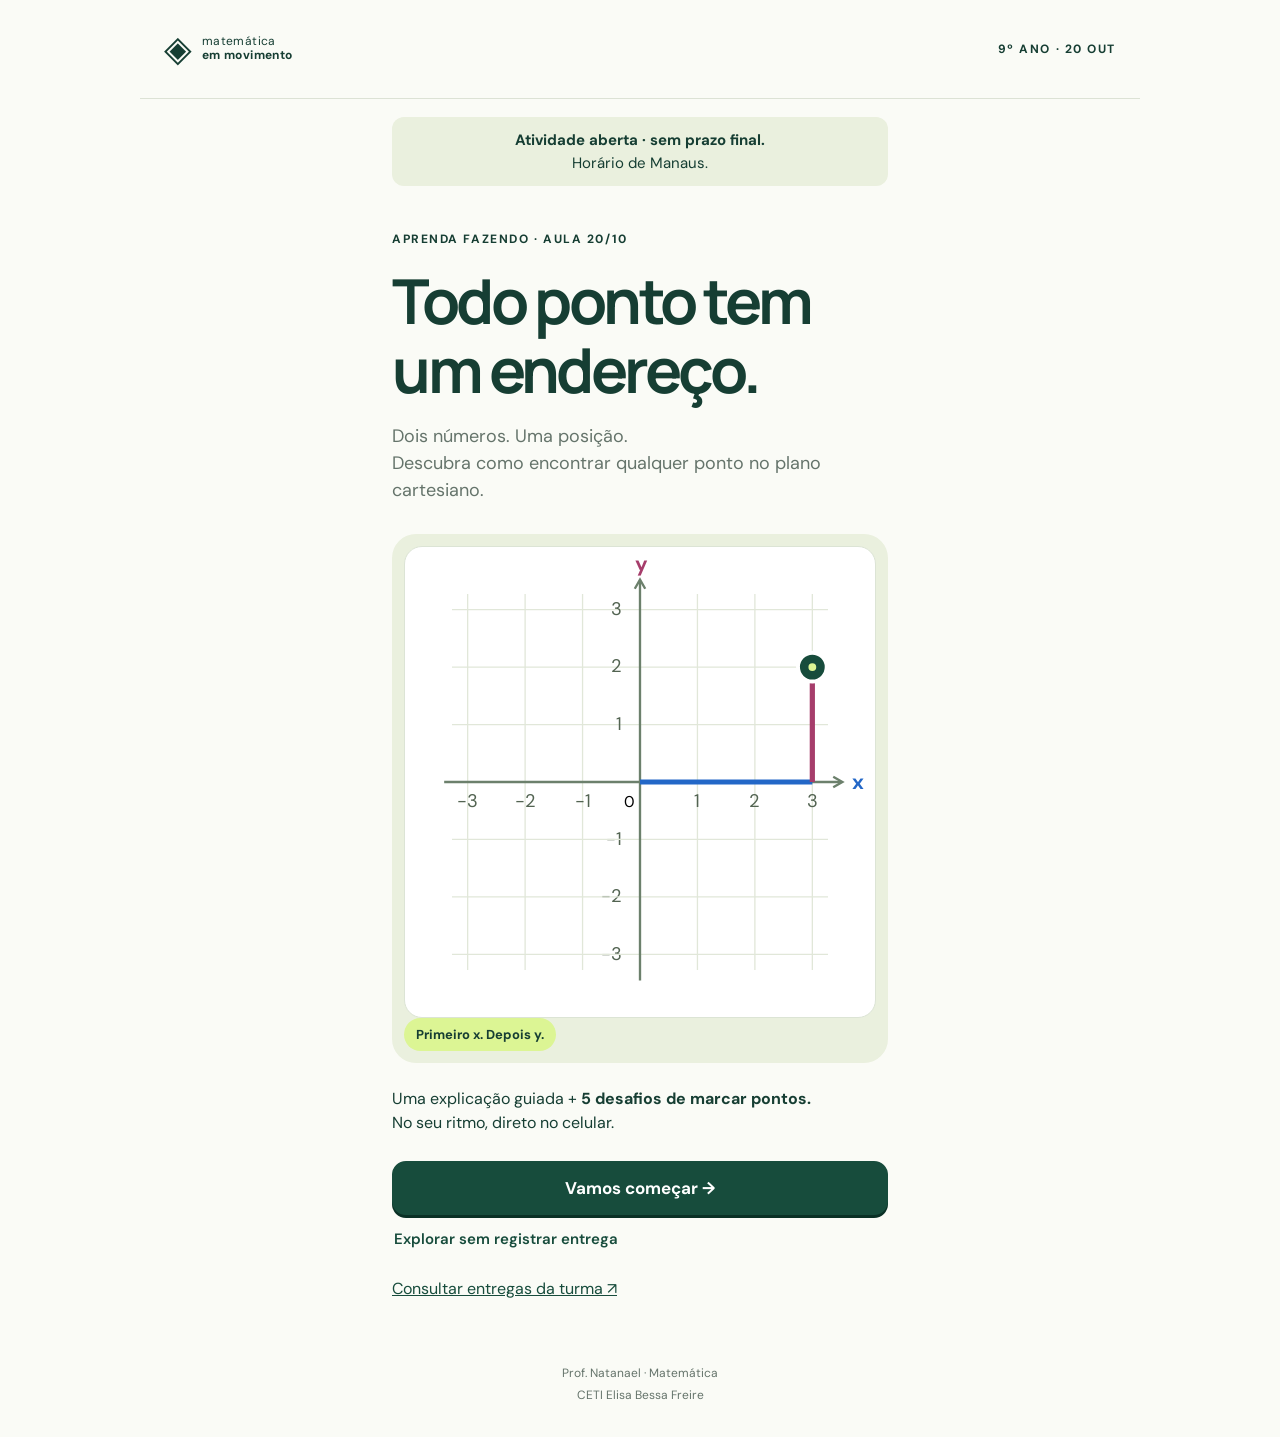
<file: cartesiano-2010/index.html>
<!doctype html><html lang="pt-BR"><head><meta charset="utf-8"><meta name="viewport" content="width=device-width,initial-scale=1"><meta name="theme-color" content="#174c3c"><title>Coordenadas · Matemática em movimento</title><link rel="stylesheet" href="estilo.css?v=mobile-2"></head><body><header><a class="brand" href="./">◈ <span>matemática<br><b>em movimento</b></span></a><span class="date">9º ANO · 20 OUT</span></header><p id="deadline-banner" style="max-width:496px;margin:18px auto 0;padding:12px 20px;text-align:center;font-size:15px;background:#eaf0de;border-radius:12px"><b>Atividade aberta · sem prazo final.</b><br>Horário de Manaus.</p><main id="app"></main><footer>Prof. Natanael · Matemática<br>CETI Elisa Bessa Freire</footer><script src="app.js?v=tentativas-3"></script></body></html>
</file>
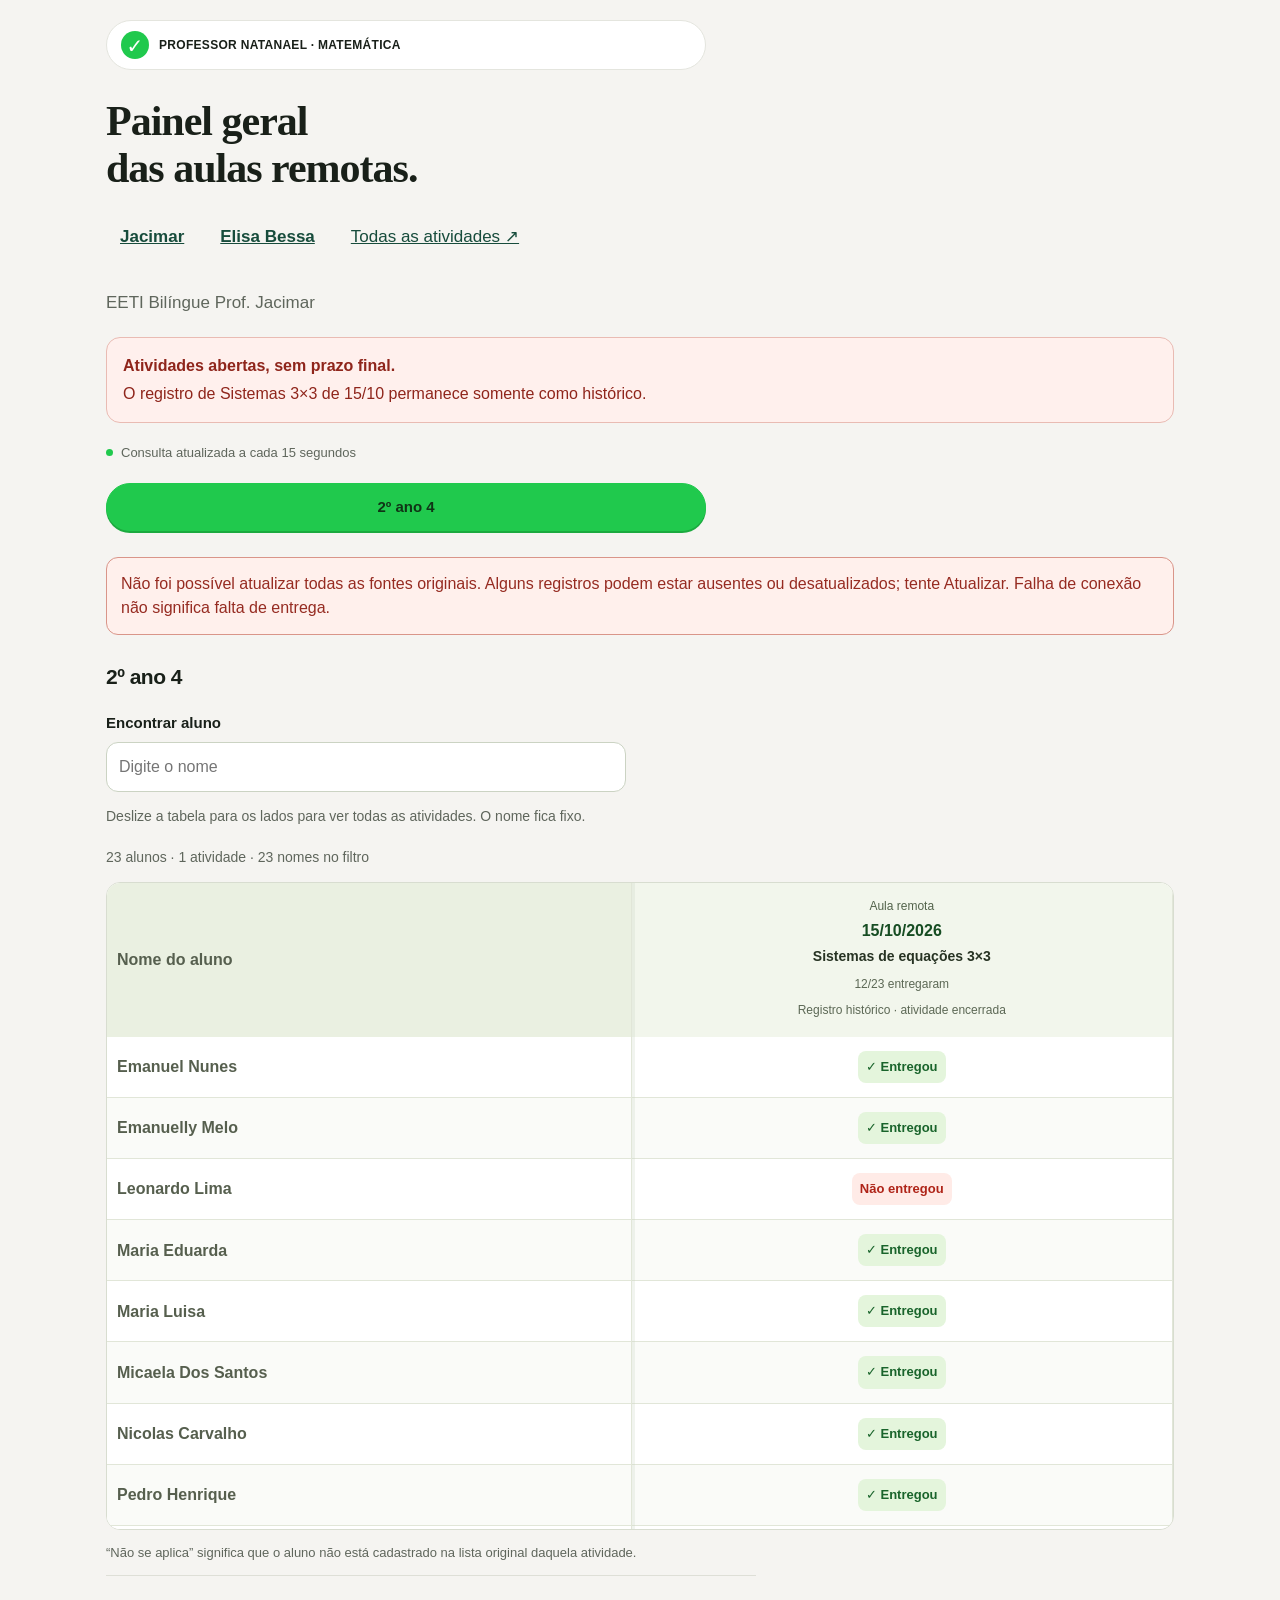
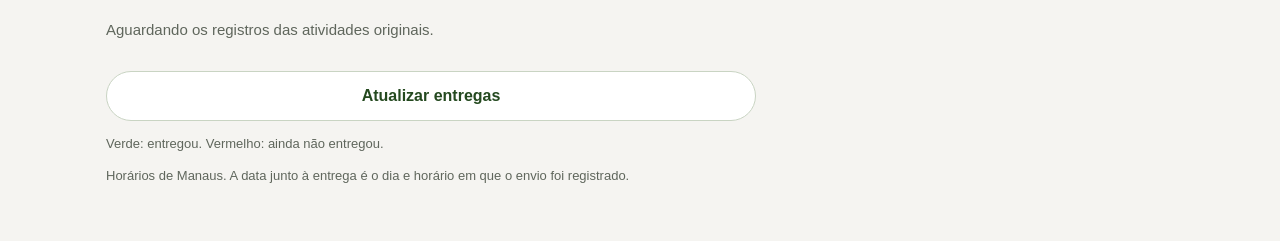
<file: painel/index.html>
<!doctype html><html lang="pt-BR"><head><meta charset="utf-8"><meta name="viewport" content="width=device-width,initial-scale=1,viewport-fit=cover"><meta name="theme-color" content="#f5f4f1"><title>Painel geral · Aulas remotas</title><link rel="stylesheet" href="escola.css?v=links-grandes-2710"></head><body data-escola="jacimar"><main><header><div class="brand"><span>✓</span> PROFESSOR NATANAEL · MATEMÁTICA</div><h1>Painel geral<br>das aulas remotas.</h1><nav aria-label="Selecionar escola" class="classes"><a href="?escola=jacimar" style="padding:14px;color:#174c3c;font-weight:800">Jacimar</a><a href="?escola=elisa-bessa" style="padding:14px;color:#174c3c;font-weight:800">Elisa Bessa</a><a href="https://natanengmat.github.io/aulas-remotas/" style="padding:14px;color:#174c3c">Todas as atividades ↗</a></nav><p class="school">EETI Bilíngue Prof. Jacimar</p><div class="notice"><strong>Atividades abertas, sem prazo final.</strong>O registro de Sistemas 3×3 de 15/10 permanece somente como histórico.</div><p class="live">Consulta atualizada a cada 15 segundos</p></header><nav id="classes" class="classes" aria-label="Selecionar turma"></nav><p id="error" class="error" role="alert" hidden></p><h2 id="class-title" class="class-title"></h2><div class="table-tools"><label for="student-search">Encontrar aluno</label><input id="student-search" type="search" placeholder="Digite o nome" autocomplete="off"><p class="scroll-note">Deslize a tabela para os lados para ver todas as atividades. O nome fica fixo.</p></div><div id="activities"><p class="empty">Carregando as atividades da escola…</p></div><footer><p id="updated" class="updated"></p><button id="refresh" class="refresh">Atualizar entregas</button><p class="footnote">Verde: entregou. Vermelho: ainda não entregou.</p><p class="footnote">Horários de Manaus. A data junto à entrega é o dia e horário em que o envio foi registrado.</p></footer></main><script>const school=new URLSearchParams(location.search).get("escola")==="elisa-bessa"?"elisa-bessa":"jacimar";document.body.dataset.escola=school;document.querySelector(".school").textContent=school==="jacimar"?"EETI Bilíngue Prof. Jacimar":"CETI Elisa Bessa Freire";for(const a of document.querySelectorAll("nav[aria-label='Selecionar escola'] a")){if(a.getAttribute("href")==="?escola="+school)a.setAttribute("aria-current","page");}</script><script src="escola.js?v=links-grandes-2710"></script></body></html>
</file>
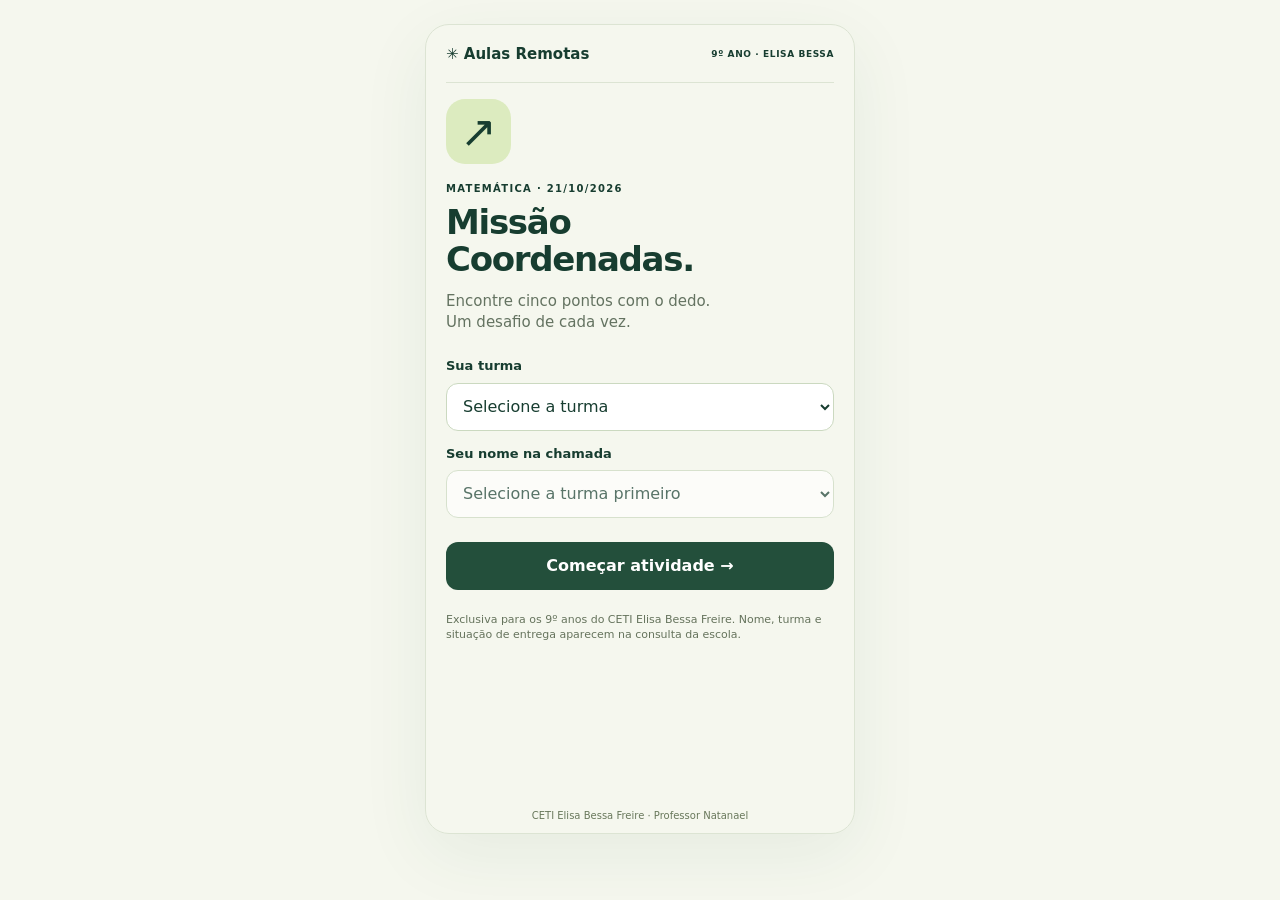
<file: pontos-2110/index.html>
<!doctype html><html lang="pt-BR"><head><meta charset="utf-8"><meta name="viewport" content="width=device-width,initial-scale=1,viewport-fit=cover"><meta name="theme-color" content="#f5f7ee"><title>Missão Coordenadas · Elisa Bessa · 9º ano</title><link rel="stylesheet" href="style.css?v=reenvios3"></head><body><main class="app"><header><b>✳ Aulas Remotas</b><span>9º ANO · ELISA BESSA</span></header><section id="identity" class="screen"><div class="art">↗</div><p class="eyebrow">MATEMÁTICA · 21/10/2026</p><h1>Missão<br>Coordenadas.</h1><p class="lead">Encontre cinco pontos com o dedo.<br>Um desafio de cada vez.</p><form id="identify"><label for="turma">Sua turma</label><select id="turma" required><option value="">Selecione a turma</option><option>9º 1</option><option>9º 2</option><option>9º 4</option></select><label for="aluno">Seu nome na chamada</label><select id="aluno" required disabled><option value="">Selecione a turma primeiro</option></select><p id="namesStatus" class="small" role="status"></p><button id="retryNames" type="button" class="text" hidden>Recarregar nomes</button><button id="enter" class="primary">Começar atividade →</button></form><p id="loginError" class="error" role="alert"></p><p class="privacy">Exclusiva para os 9º anos do CETI Elisa Bessa Freire. Nome, turma e situação de entrega aparecem na consulta da escola.</p></section><section id="activity" class="screen" hidden><div class="student"><span id="student"></span><button id="change" class="text">Trocar</button></div><div class="step-row"><span id="step"></span><span id="quadrant"></span></div><div class="progress"><span id="bar"></span></div><h1 id="challenge"></h1><p class="instruction">Toque no cruzamento para marcar o ponto.</p><div class="plot-wrap"><svg id="graph" viewBox="0 0 360 360" role="img" aria-label="Plano cartesiano interativo. Toque em um cruzamento para marcar o ponto."></svg></div><div id="selection" class="selection" aria-live="polite">Nenhum ponto marcado</div><div class="actions"><button id="hint" class="text">Ver dica</button><span class="small">Primeiro x → depois y ↑</span></div><p id="hintText" class="hint" hidden></p><p id="feedback" role="status" aria-live="polite"></p><button id="check" class="primary">Conferir ponto →</button></section><section id="result" class="screen" hidden><div class="art">✓</div><p class="eyebrow">CINCO PONTOS ENCONTRADOS</p><h1 id="resultTitle">Pronto para entregar!</h1><p id="resultStudent" class="lead"></p><div id="summary" class="summary"></div><button id="send" class="primary">Entregar atividade →</button><p id="sendStatus" role="status" aria-live="polite"></p><div id="receipt" class="receipt" hidden><b>Entrega registrada no painel geral.</b><p id="receiptTime"></p><p id="protocol"></p><button id="download" class="secondary">Baixar comprovante</button></div><a class="panel-link" href="https://natanengmat.github.io/aula-remota-jacimar-1910/painel/elisa-bessa.html" target="_blank" rel="noopener noreferrer">Consultar entregas da Elisa Bessa ↗</a><button id="again" class="secondary" hidden>Refazer atividade ↻</button><p class="retry-note">Pode refazer quantas vezes quiser. Vale a última tentativa entregue.</p><button id="other" class="text">Trocar aluno</button></section><footer>CETI Elisa Bessa Freire · Professor Natanael</footer></main><script src="app.js?v=reenvios3"></script></body></html>
</file>
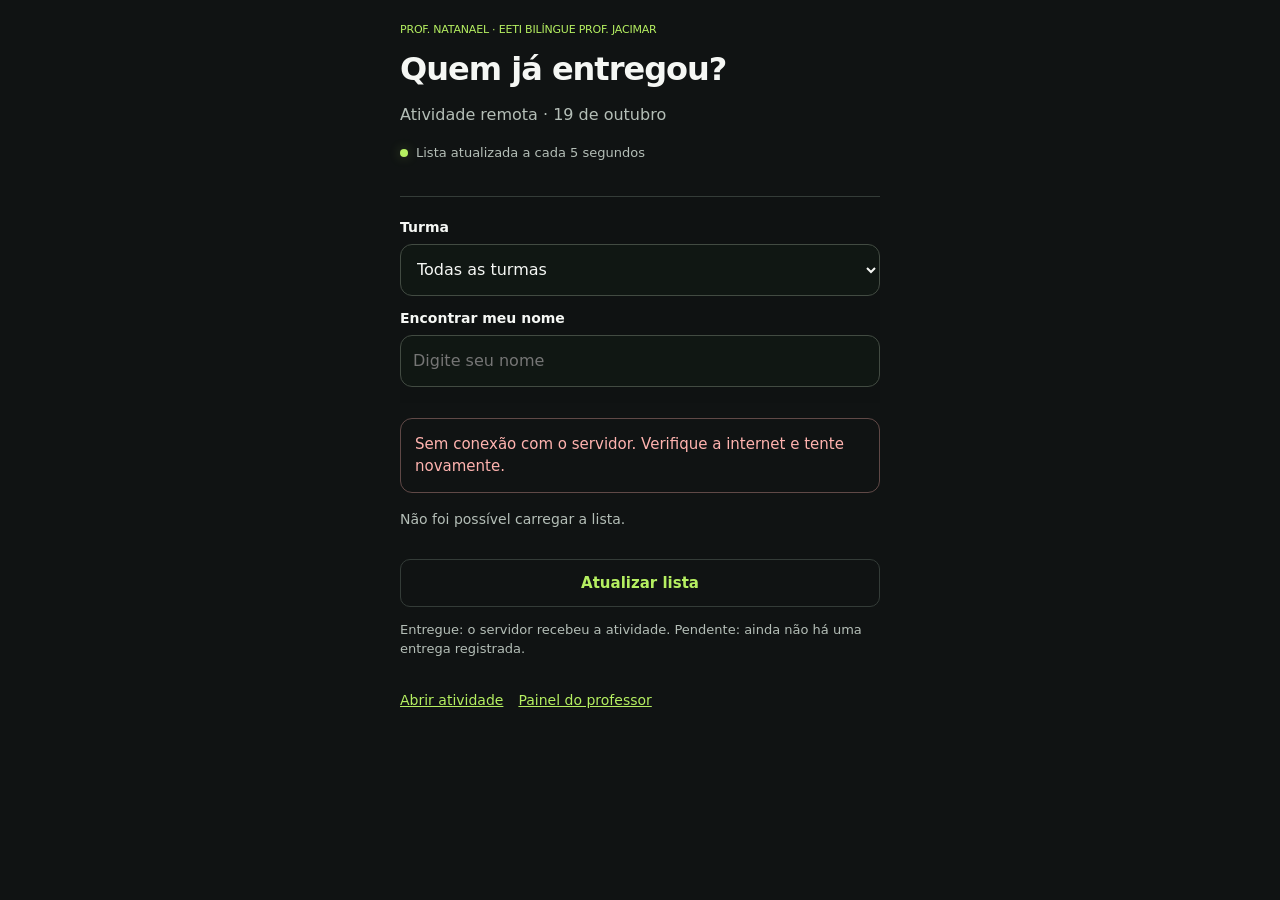
<file: consulta.html>
<!doctype html>
<html lang="pt-BR"><head><meta charset="utf-8"><meta name="viewport" content="width=device-width,initial-scale=1,viewport-fit=cover"><meta name="theme-color" content="#101313"><meta name="referrer" content="strict-origin-when-cross-origin"><title>Entregas · Remota 19/10 · Jacimar</title><link rel="stylesheet" href="paineis.css"><link rel="stylesheet" href="mobile.css?v=mobile-3"></head>
<body><main class="wrap"><header class="delivery-header"><div class="brand">Prof. Natanael · EETI Bilíngue Prof. Jacimar</div><h1>Quem já entregou?</h1><p class="muted">Atividade remota · 19 de outubro</p><p class="live-label">Lista atualizada a cada 5 segundos</p></header><section class="delivery-controls" aria-label="Filtrar alunos"><label for="class">Turma</label><select id="class"><option value="">Todas as turmas</option><option value="2º T4">2º ano 4</option><option value="3º T1">3º ano 1</option><option value="3º T2">3º ano 2</option></select><label for="search">Encontrar meu nome</label><input id="search" type="search" autocomplete="off" placeholder="Digite seu nome"></section><p id="error" class="delivery-error" role="alert" hidden></p><p id="count" class="delivery-count" role="status">Carregando a lista de alunos…</p><div id="students" aria-busy="false"></div><footer class="delivery-footer"><p id="updated" class="status-line"></p><button id="refresh" class="secondary delivery-refresh">Atualizar lista</button><p class="notice">Entregue: o servidor recebeu a atividade. Pendente: ainda não há uma entrega registrada.</p><div class="links"><a href="index.html?v=mobile-3">Abrir atividade</a><a href="professor.html?v=mobile-3">Painel do professor</a></div></footer></main><script src="plataforma.js?v=mobile-3"></script><script src="consulta-lista.js?v=mobile-3"></script></body></html>
</file>
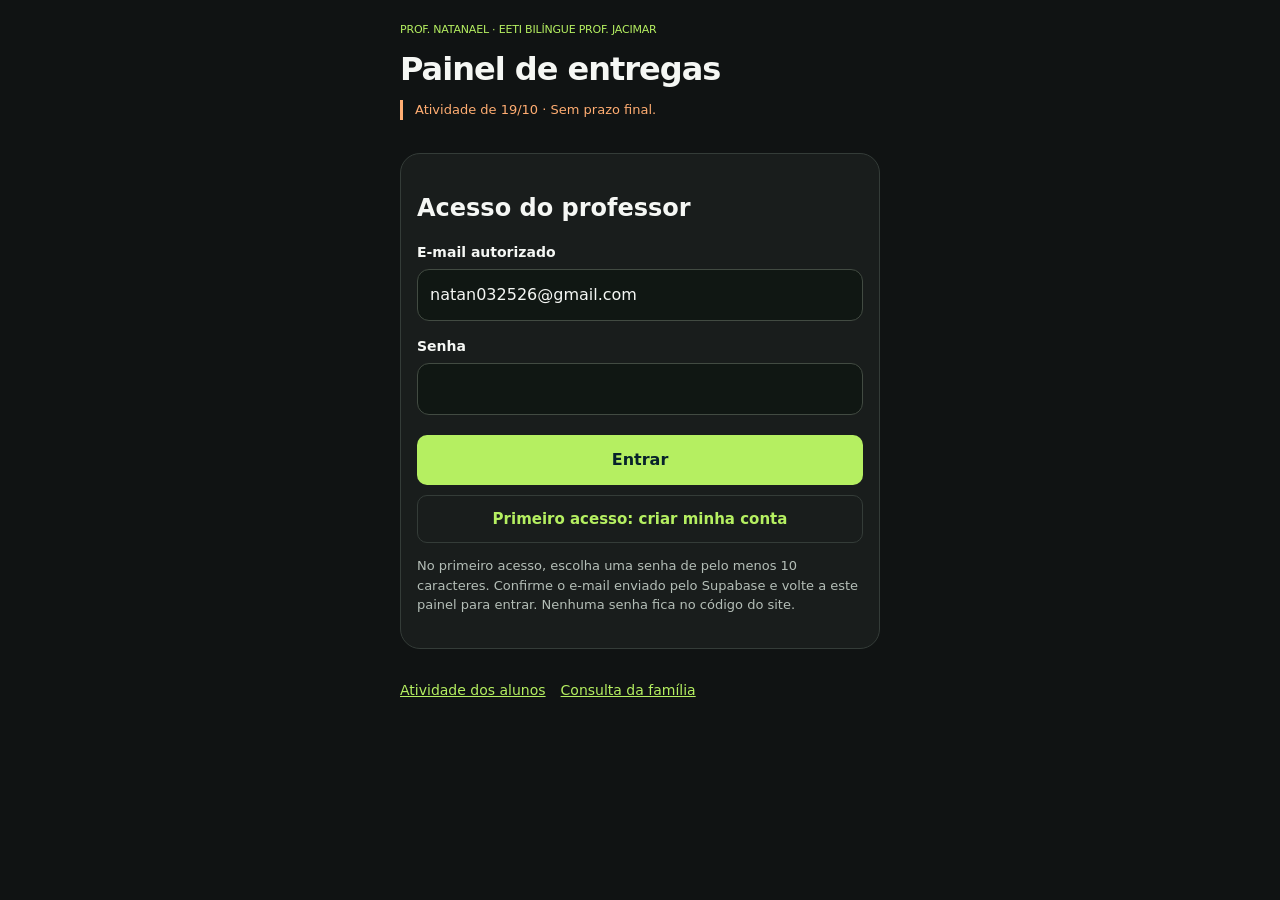
<file: professor.html>
<!doctype html><html lang="pt-BR"><head><meta charset="utf-8"><meta name="viewport" content="width=device-width,initial-scale=1"><meta name="referrer" content="strict-origin-when-cross-origin"><title>Painel do professor · Remota 19/10 · Jacimar</title><link rel="stylesheet" href="paineis.css"><link rel="stylesheet" href="mobile.css?v=mobile-3"></head><body><main class="wrap"><header class="header"><div><div class="brand">Prof. Natanael · EETI Bilíngue Prof. Jacimar</div><h1>Painel de entregas</h1><p class="deadline">Atividade de 19/10 · Sem prazo final.</p></div><button id="logout" class="secondary" hidden>Sair</button></header><section id="auth" class="card narrow"><h2>Acesso do professor</h2><form id="auth-form"><label for="email">E-mail autorizado</label><input id="email" type="email" value="natan032526@gmail.com" readonly autocomplete="username"><label for="password">Senha</label><input id="password" type="password" required minlength="10" autocomplete="current-password"><button type="submit" id="login">Entrar</button><button type="button" id="signup" class="secondary" style="width:100%;margin-top:10px">Primeiro acesso: criar minha conta</button></form><p class="notice">No primeiro acesso, escolha uma senha de pelo menos 10 caracteres. Confirme o e-mail enviado pelo Supabase e volte a este painel para entrar. Nenhuma senha fica no código do site.</p></section><p id="message" role="status" hidden></p><section id="dashboard" hidden><p id="updated" class="status-line"></p><div class="stats"><div class="stat"><b id="total">0</b><span>Alunos no filtro</span></div><div class="stat"><b id="received">0</b><span>Entregas confirmadas</span></div><div class="stat"><b id="pending">0</b><span>Ainda sem entrega</span></div></div><div class="card"><div class="filters"><div><label for="class">Turma</label><select id="class"><option value="">Todas</option><option>2º T4</option><option>3º T1</option><option>3º T2</option></select></div><div><label for="status">Entrega</label><select id="status"><option value="">Todas</option><option value="yes">Entregou</option><option value="no">Não entregou</option></select></div><div class="search"><label for="search">Pesquisar aluno</label><input id="search" type="search" placeholder="Nome"></div></div><label class="check"><input id="hide-tests" type="checkbox" checked>Ocultar cadastros de teste</label><div class="actions"><button id="refresh" class="secondary">Atualizar agora</button><button id="export" class="secondary">Baixar lista CSV</button></div><p class="notice"><span class="pulse"></span>Atualiza a cada 5 segundos enquanto o painel estiver visível. A lista mostra apenas esta atividade.</p><div class="table-scroll"><table><thead><tr><th>Aluno</th><th>Turma</th><th>Entrega</th><th>Etapas</th><th>Recebida em (Manaus)</th><th>Família consultou</th><th>Protocolo</th></tr></thead><tbody id="rows"></tbody></table></div></div></section><div class="links"><a href="index.html">Atividade dos alunos</a><a href="consulta.html">Consulta da família</a></div></main><script src="plataforma.js?v=mobile-3"></script><script>
'use strict';(()=>{const $=id=>document.getElementById(id);let session=Remota.session('professor'),students=[],poll,busy=false;function message(text,error=false){$('message').textContent=text;$('message').className=error?'error':'success';$('message').hidden=false}async function token(){if(!session)throw new Error('Entre na conta do professor.');if(Date.now()>=session.expires_at-60000){const result=await Remota.auth('token?grant_type=refresh_token',{refresh_token:session.refresh_token});session={access_token:result.access_token,refresh_token:result.refresh_token,expires_at:Date.now()+result.expires_in*1000};Remota.session('professor',session)}return session.access_token}function visible(){return students.filter(s=>(!$('class').value||s.turma===$('class').value)&&(!$('status').value||s.entregou===($('status').value==='yes'))&&(!$('hide-tests').checked||!s.teste)&&s.nome.toLocaleLowerCase('pt-BR').includes($('search').value.toLocaleLowerCase('pt-BR')))}function cell(row,text,klass){const td=document.createElement('td');td.textContent=text;if(klass)td.className=klass;row.append(td);return td}function render(){const shown=visible();$('total').textContent=shown.length;$('received').textContent=shown.filter(s=>s.entregou).length;$('pending').textContent=shown.filter(s=>!s.entregou).length;$('rows').replaceChildren();for(const student of shown){const row=document.createElement('tr');const name=cell(row,student.nome,'name');if(student.teste){const badge=document.createElement('span');badge.className='test';badge.textContent='teste';name.append(badge)}cell(row,student.turma);cell(row,student.entregou?'Sim':'Não',student.entregou?'yes':'no');cell(row,student.etapa+'/12');cell(row,Remota.date(student.enviada_em));cell(row,Remota.date(student.familia_ciente_em));cell(row,student.protocolo||'—');$('rows').append(row)}}async function refresh(){if(!session||busy||document.hidden)return;busy=true;try{const result=await Remota.request('professor',{auth:await token()});students=result.alunos;render();$('updated').textContent='Atualizado em '+Remota.date(result.atualizado_em)+' · Manaus';$('auth').hidden=true;$('dashboard').hidden=false;$('logout').hidden=false;$('message').hidden=true}catch(error){message(error.message,true);if(error.status===401){$('dashboard').hidden=true;$('auth').hidden=false;clearInterval(poll)}}finally{busy=false}}function start(){refresh();clearInterval(poll);poll=setInterval(refresh,5000)}$('auth-form').addEventListener('submit',async event=>{event.preventDefault();$('login').disabled=true;try{const result=await Remota.auth('token?grant_type=password',{email:$('email').value,password:$('password').value});session={access_token:result.access_token,refresh_token:result.refresh_token,expires_at:Date.now()+result.expires_in*1000};Remota.session('professor',session);$('password').value='';start()}catch(error){message(error.message,true)}finally{$('login').disabled=false}});$('signup').addEventListener('click',async()=>{if(!$('auth-form').reportValidity())return;$('signup').disabled=true;try{await Remota.auth('signup',{email:$('email').value,password:$('password').value});message('Conta solicitada. Confira seu e-mail, confirme o cadastro e volte a este painel para entrar.');$('password').value=''}catch(error){message(error.message,true)}finally{$('signup').disabled=false}});function csv(name,head,data){const quoted=value=>'"'+String(value??'').replace(/^[=+@-]/,"'$&").replaceAll('"','""')+'"';const content='\uFEFF'+[head,...data].map(row=>row.map(quoted).join(';')).join('\r\n');const link=document.createElement('a');link.href=URL.createObjectURL(new Blob([content],{type:'text/csv;charset=utf-8'}));link.download=name;link.click();setTimeout(()=>URL.revokeObjectURL(link.href),1000)}$('export').addEventListener('click',()=>csv('entregas-jacimar-1910.csv',['Nome','Turma','Entregou','Etapas','Recebida em (Manaus)','Protocolo','Família consultou'],visible().map(s=>[s.nome,s.turma,s.entregou?'Sim':'Não',s.etapa,Remota.date(s.enviada_em),s.protocolo,Remota.date(s.familia_ciente_em)])));for(const id of ['class','status','hide-tests'])$(id).addEventListener('change',render);$('search').addEventListener('input',render);$('refresh').addEventListener('click',refresh);$('logout').addEventListener('click',()=>{Remota.session('professor',null);location.reload()});document.addEventListener('visibilitychange',()=>{if(!document.hidden)refresh()});window.addEventListener('pagehide',()=>clearInterval(poll));if(session)start()})();
</script></body></html>
</file>
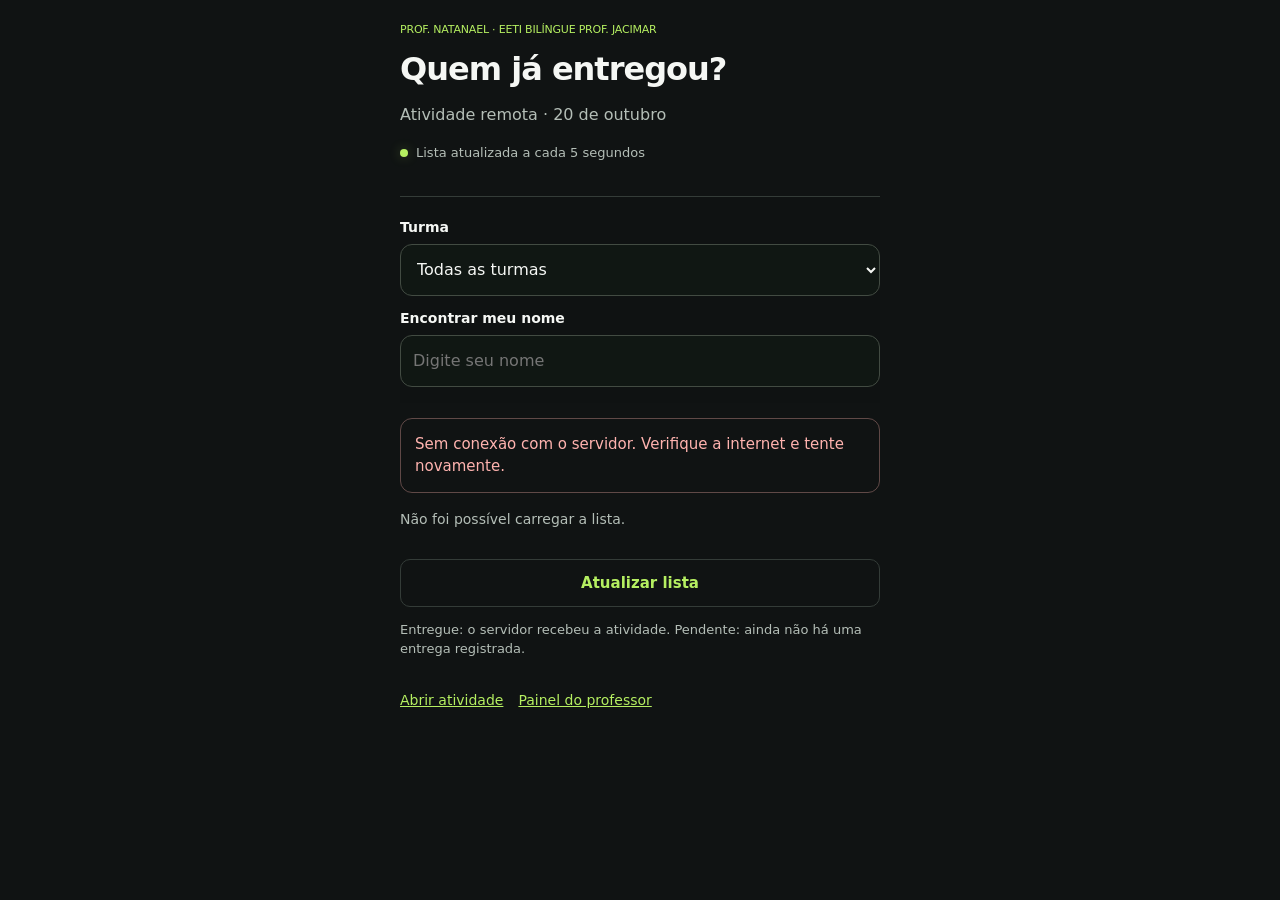
<file: mediana-2010/consulta.html>
<!doctype html>
<html lang="pt-BR"><head><meta charset="utf-8"><meta name="viewport" content="width=device-width,initial-scale=1,viewport-fit=cover"><meta name="theme-color" content="#101313"><meta name="referrer" content="strict-origin-when-cross-origin"><title>Entregas · Remota 20/10 · Jacimar</title><link rel="stylesheet" href="paineis.css"><link rel="stylesheet" href="mobile.css?v=mediana-1"></head>
<body><main class="wrap"><header class="delivery-header"><div class="brand">Prof. Natanael · EETI Bilíngue Prof. Jacimar</div><h1>Quem já entregou?</h1><p class="muted">Atividade remota · 20 de outubro</p><p class="live-label">Lista atualizada a cada 5 segundos</p></header><section class="delivery-controls" aria-label="Filtrar alunos"><label for="class">Turma</label><select id="class"><option value="">Todas as turmas</option><option value="2º T4">2º ano 4</option><option value="3º T1">3º ano 1</option><option value="3º T2">3º ano 2</option></select><label for="search">Encontrar meu nome</label><input id="search" type="search" autocomplete="off" placeholder="Digite seu nome"></section><p id="error" class="delivery-error" role="alert" hidden></p><p id="count" class="delivery-count" role="status">Carregando a lista de alunos…</p><div id="students" aria-busy="false"></div><footer class="delivery-footer"><p id="updated" class="status-line"></p><button id="refresh" class="secondary delivery-refresh">Atualizar lista</button><p class="notice">Entregue: o servidor recebeu a atividade. Pendente: ainda não há uma entrega registrada.</p><div class="links"><a href="index.html?v=mediana-1">Abrir atividade</a><a href="professor.html?v=mediana-1">Painel do professor</a></div></footer></main><script src="plataforma.js?v=mediana-1"></script><script src="consulta-lista.js?v=mediana-1"></script></body></html>
</file>
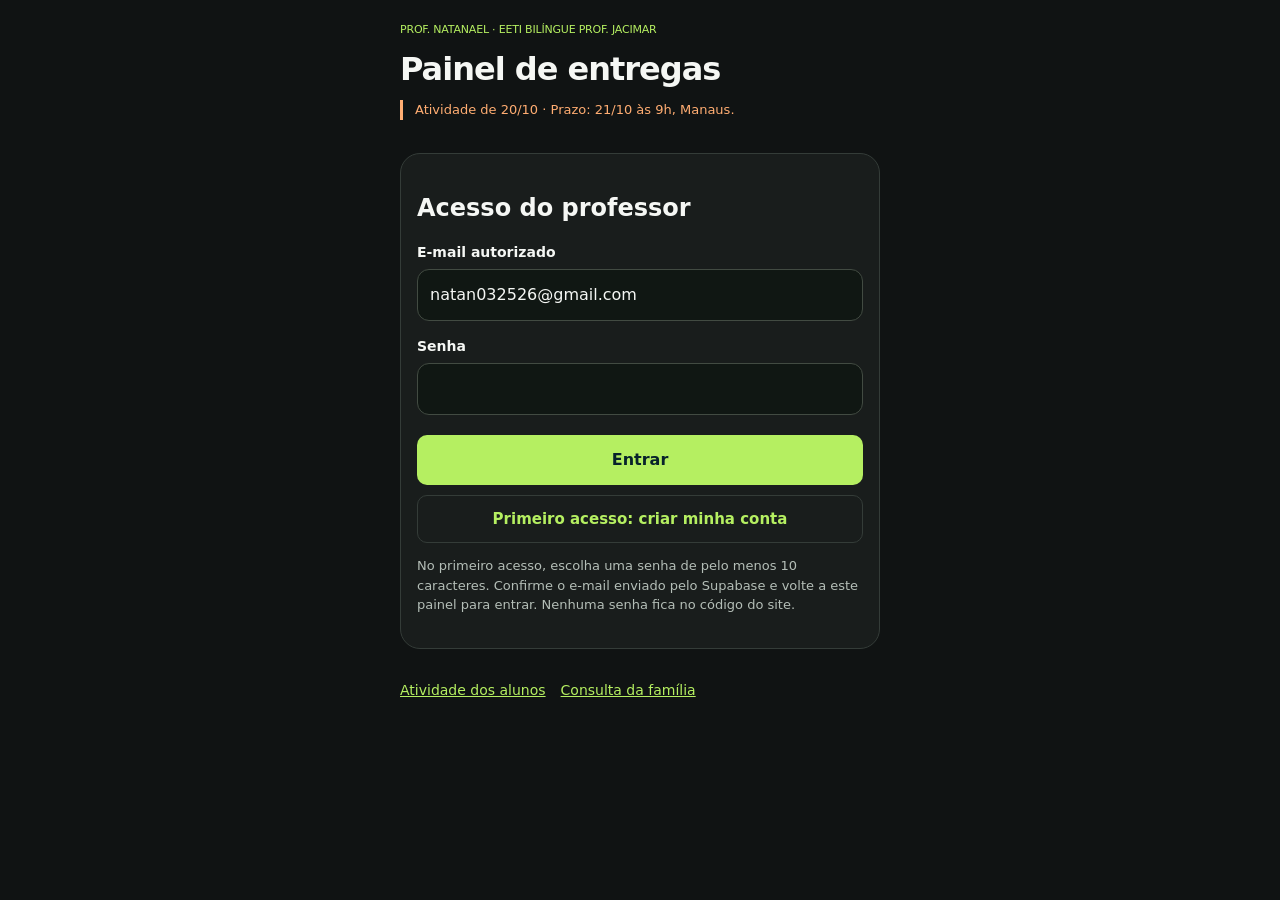
<file: mediana-2010/professor.html>
<!doctype html><html lang="pt-BR"><head><meta charset="utf-8"><meta name="viewport" content="width=device-width,initial-scale=1"><meta name="referrer" content="strict-origin-when-cross-origin"><title>Painel do professor · Remota 20/10 · Jacimar</title><link rel="stylesheet" href="paineis.css"><link rel="stylesheet" href="mobile.css?v=mediana-1"></head><body><main class="wrap"><header class="header"><div><div class="brand">Prof. Natanael · EETI Bilíngue Prof. Jacimar</div><h1>Painel de entregas</h1><p class="deadline">Atividade de 20/10 · Prazo: 21/10 às 9h, Manaus.</p></div><button id="logout" class="secondary" hidden>Sair</button></header><section id="auth" class="card narrow"><h2>Acesso do professor</h2><form id="auth-form"><label for="email">E-mail autorizado</label><input id="email" type="email" value="natan032526@gmail.com" readonly autocomplete="username"><label for="password">Senha</label><input id="password" type="password" required minlength="10" autocomplete="current-password"><button type="submit" id="login">Entrar</button><button type="button" id="signup" class="secondary" style="width:100%;margin-top:10px">Primeiro acesso: criar minha conta</button></form><p class="notice">No primeiro acesso, escolha uma senha de pelo menos 10 caracteres. Confirme o e-mail enviado pelo Supabase e volte a este painel para entrar. Nenhuma senha fica no código do site.</p></section><p id="message" role="status" hidden></p><section id="dashboard" hidden><p id="updated" class="status-line"></p><div class="stats"><div class="stat"><b id="total">0</b><span>Alunos no filtro</span></div><div class="stat"><b id="received">0</b><span>Entregas confirmadas</span></div><div class="stat"><b id="pending">0</b><span>Ainda sem entrega</span></div></div><div class="card"><div class="filters"><div><label for="class">Turma</label><select id="class"><option value="">Todas</option><option>2º T4</option><option>3º T1</option><option>3º T2</option></select></div><div><label for="status">Entrega</label><select id="status"><option value="">Todas</option><option value="yes">Entregou</option><option value="no">Não entregou</option></select></div><div class="search"><label for="search">Pesquisar aluno</label><input id="search" type="search" placeholder="Nome"></div></div><label class="check"><input id="hide-tests" type="checkbox" checked>Ocultar cadastros de teste</label><div class="actions"><button id="refresh" class="secondary">Atualizar agora</button><button id="export" class="secondary">Baixar lista CSV</button></div><p class="notice"><span class="pulse"></span>Atualiza a cada 5 segundos enquanto o painel estiver visível. A lista mostra apenas esta atividade.</p><div class="table-scroll"><table><thead><tr><th>Aluno</th><th>Turma</th><th>Entrega</th><th>Etapas</th><th>Recebida em (Manaus)</th><th>Família consultou</th><th>Protocolo</th></tr></thead><tbody id="rows"></tbody></table></div></div></section><div class="links"><a href="index.html">Atividade dos alunos</a><a href="consulta.html">Consulta da família</a></div></main><script src="plataforma.js?v=mediana-1"></script><script>
'use strict';(()=>{const $=id=>document.getElementById(id);let session=Remota.session('professor'),students=[],poll,busy=false;function message(text,error=false){$('message').textContent=text;$('message').className=error?'error':'success';$('message').hidden=false}async function token(){if(!session)throw new Error('Entre na conta do professor.');if(Date.now()>=session.expires_at-60000){const result=await Remota.auth('token?grant_type=refresh_token',{refresh_token:session.refresh_token});session={access_token:result.access_token,refresh_token:result.refresh_token,expires_at:Date.now()+result.expires_in*1000};Remota.session('professor',session)}return session.access_token}function visible(){return students.filter(s=>(!$('class').value||s.turma===$('class').value)&&(!$('status').value||s.entregou===($('status').value==='yes'))&&(!$('hide-tests').checked||!s.teste)&&s.nome.toLocaleLowerCase('pt-BR').includes($('search').value.toLocaleLowerCase('pt-BR')))}function cell(row,text,klass){const td=document.createElement('td');td.textContent=text;if(klass)td.className=klass;row.append(td);return td}function render(){const shown=visible();$('total').textContent=shown.length;$('received').textContent=shown.filter(s=>s.entregou).length;$('pending').textContent=shown.filter(s=>!s.entregou).length;$('rows').replaceChildren();for(const student of shown){const row=document.createElement('tr');const name=cell(row,student.nome,'name');if(student.teste){const badge=document.createElement('span');badge.className='test';badge.textContent='teste';name.append(badge)}cell(row,student.turma);cell(row,student.entregou?'Sim':'Não',student.entregou?'yes':'no');cell(row,student.etapa+'/10');cell(row,Remota.date(student.enviada_em));cell(row,Remota.date(student.familia_ciente_em));cell(row,student.protocolo||'—');$('rows').append(row)}}async function refresh(){if(!session||busy||document.hidden)return;busy=true;try{const result=await Remota.request('professor',{auth:await token()});students=result.alunos;render();$('updated').textContent='Atualizado em '+Remota.date(result.atualizado_em)+' · Manaus';$('auth').hidden=true;$('dashboard').hidden=false;$('logout').hidden=false;$('message').hidden=true}catch(error){message(error.message,true);if(error.status===401){$('dashboard').hidden=true;$('auth').hidden=false;clearInterval(poll)}}finally{busy=false}}function start(){refresh();clearInterval(poll);poll=setInterval(refresh,5000)}$('auth-form').addEventListener('submit',async event=>{event.preventDefault();$('login').disabled=true;try{const result=await Remota.auth('token?grant_type=password',{email:$('email').value,password:$('password').value});session={access_token:result.access_token,refresh_token:result.refresh_token,expires_at:Date.now()+result.expires_in*1000};Remota.session('professor',session);$('password').value='';start()}catch(error){message(error.message,true)}finally{$('login').disabled=false}});$('signup').addEventListener('click',async()=>{if(!$('auth-form').reportValidity())return;$('signup').disabled=true;try{await Remota.auth('signup',{email:$('email').value,password:$('password').value});message('Conta solicitada. Confira seu e-mail, confirme o cadastro e volte a este painel para entrar.');$('password').value=''}catch(error){message(error.message,true)}finally{$('signup').disabled=false}});function csv(name,head,data){const quoted=value=>'"'+String(value??'').replace(/^[=+@-]/,"'$&").replaceAll('"','""')+'"';const content='\uFEFF'+[head,...data].map(row=>row.map(quoted).join(';')).join('\r\n');const link=document.createElement('a');link.href=URL.createObjectURL(new Blob([content],{type:'text/csv;charset=utf-8'}));link.download=name;link.click();setTimeout(()=>URL.revokeObjectURL(link.href),1000)}$('export').addEventListener('click',()=>csv('entregas-jacimar-2010.csv',['Nome','Turma','Entregou','Etapas','Recebida em (Manaus)','Protocolo','Família consultou'],visible().map(s=>[s.nome,s.turma,s.entregou?'Sim':'Não',s.etapa,Remota.date(s.enviada_em),s.protocolo,Remota.date(s.familia_ciente_em)])));for(const id of ['class','status','hide-tests'])$(id).addEventListener('change',render);$('search').addEventListener('input',render);$('refresh').addEventListener('click',refresh);$('logout').addEventListener('click',()=>{Remota.session('professor',null);location.reload()});document.addEventListener('visibilitychange',()=>{if(!document.hidden)refresh()});window.addEventListener('pagehide',()=>clearInterval(poll));if(session)start()})();
</script></body></html>
</file>
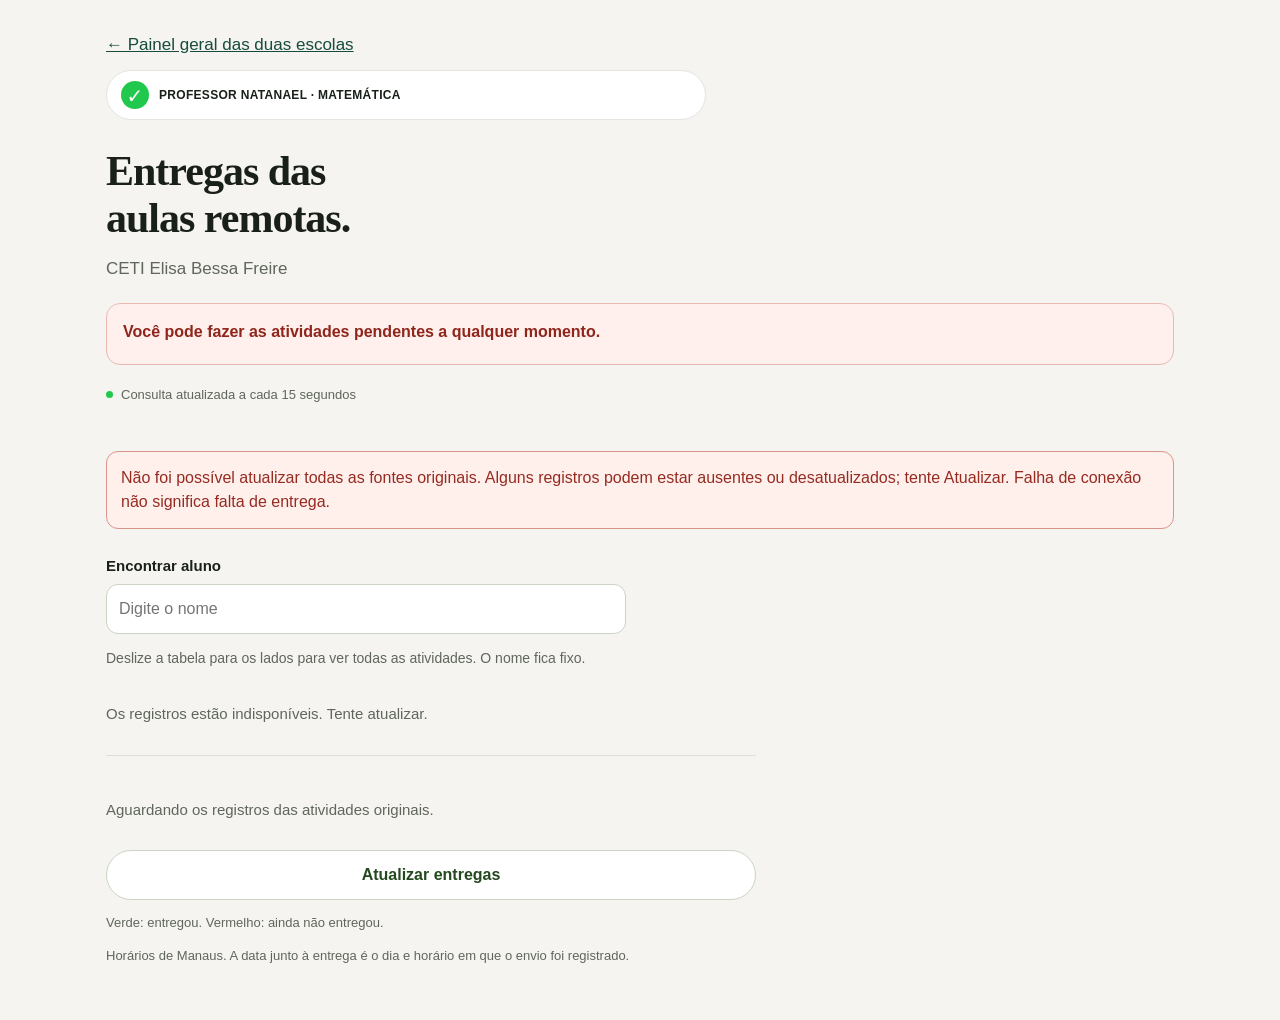
<file: painel/elisa-bessa.html>
<!doctype html><html lang="pt-BR"><head><meta charset="utf-8"><meta name="viewport" content="width=device-width,initial-scale=1,viewport-fit=cover"><meta name="theme-color" content="#f5f4f1"><title>Entregas · CETI Elisa Bessa Freire · Prof. Natanael</title><link rel="stylesheet" href="escola.css?v=links-grandes-2710"></head><body data-escola="elisa-bessa"><main><a href="./" style="display:inline-block;padding:12px 0;color:#174c3c">← Painel geral das duas escolas</a><header><div class="brand"><span>✓</span> PROFESSOR NATANAEL · MATEMÁTICA</div><h1>Entregas das<br>aulas remotas.</h1><p class="school">CETI Elisa Bessa Freire</p><div class="notice"><strong>Você pode fazer as atividades pendentes a qualquer momento.</strong></div><p class="live">Consulta atualizada a cada 15 segundos</p></header><nav id="classes" class="classes" aria-label="Selecionar turma"></nav><p id="error" class="error" role="alert" hidden></p><h2 id="class-title" class="class-title"></h2><div class="table-tools"><label for="student-search">Encontrar aluno</label><input id="student-search" type="search" placeholder="Digite o nome" autocomplete="off"><p class="scroll-note">Deslize a tabela para os lados para ver todas as atividades. O nome fica fixo.</p></div><div id="activities"><p class="empty">Carregando as atividades da escola…</p></div><footer><p id="updated" class="updated"></p><button id="refresh" class="refresh">Atualizar entregas</button><p class="footnote">Verde: entregou. Vermelho: ainda não entregou.</p><p class="footnote">Horários de Manaus. A data junto à entrega é o dia e horário em que o envio foi registrado.</p></footer></main><script src="escola.js?v=links-grandes-2710"></script></body></html>
</file>
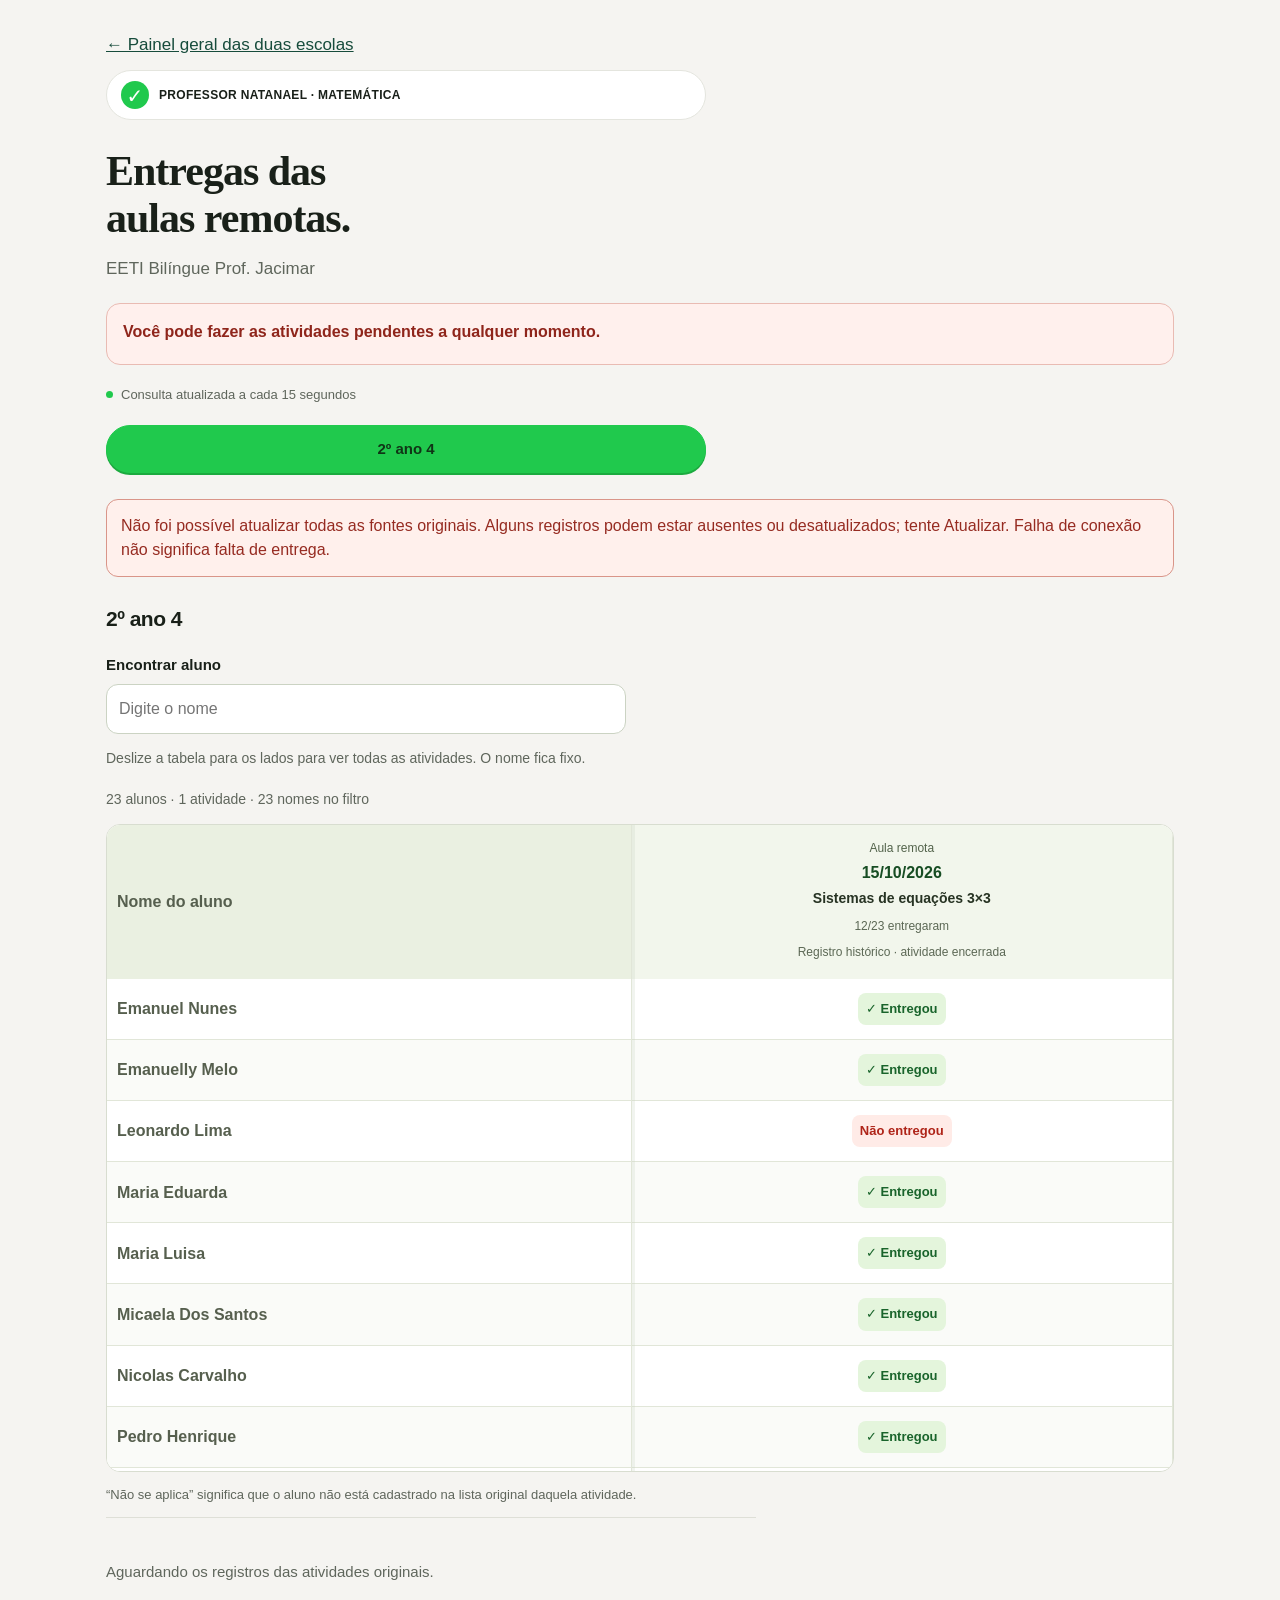
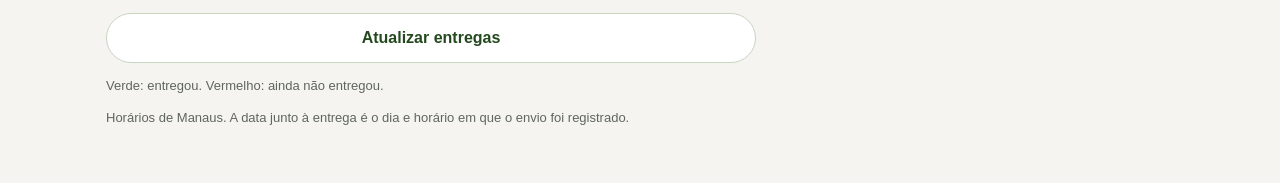
<file: painel/jacimar.html>
<!doctype html><html lang="pt-BR"><head><meta charset="utf-8"><meta name="viewport" content="width=device-width,initial-scale=1,viewport-fit=cover"><meta name="theme-color" content="#f5f4f1"><title>Entregas · EETI Bilíngue Prof. Jacimar · Prof. Natanael</title><link rel="stylesheet" href="escola.css?v=links-grandes-2710"></head><body data-escola="jacimar"><main><a href="./" style="display:inline-block;padding:12px 0;color:#174c3c">← Painel geral das duas escolas</a><header><div class="brand"><span>✓</span> PROFESSOR NATANAEL · MATEMÁTICA</div><h1>Entregas das<br>aulas remotas.</h1><p class="school">EETI Bilíngue Prof. Jacimar</p><div class="notice"><strong>Você pode fazer as atividades pendentes a qualquer momento.</strong></div><p class="live">Consulta atualizada a cada 15 segundos</p></header><nav id="classes" class="classes" aria-label="Selecionar turma"></nav><p id="error" class="error" role="alert" hidden></p><h2 id="class-title" class="class-title"></h2><div class="table-tools"><label for="student-search">Encontrar aluno</label><input id="student-search" type="search" placeholder="Digite o nome" autocomplete="off"><p class="scroll-note">Deslize a tabela para os lados para ver todas as atividades. O nome fica fixo.</p></div><div id="activities"><p class="empty">Carregando as atividades da escola…</p></div><footer><p id="updated" class="updated"></p><button id="refresh" class="refresh">Atualizar entregas</button><p class="footnote">Verde: entregou. Vermelho: ainda não entregou.</p><p class="footnote">Horários de Manaus. A data junto à entrega é o dia e horário em que o envio foi registrado.</p></footer></main><script src="escola.js?v=links-grandes-2710"></script></body></html>
</file>
<file: mobile.css>
/* Interface de aula feita primeiro para o telefone. */
:root{--bg:#101313;--panel:#191d1c;--line:#343c38;--text:#f5f7f4;--muted:#b4beb7;--cyan:#b5ef61;--green:#b5ef61;color-scheme:dark}
html{font-size:16px;text-size-adjust:100%;-webkit-text-size-adjust:100%}body{font-family:ui-rounded,"Segoe UI",system-ui,-apple-system,sans-serif;letter-spacing:0;background:#101313}body:before{background:radial-gradient(ellipse at top,#27352266,transparent 65%)}.grid-bg{display:none}button,input,select{font-family:inherit;touch-action:manipulation}button{transition:transform .15s,background .2s}button:active:not(:disabled){transform:scale(.98)}a,button,input,select{-webkit-tap-highlight-color:transparent}a{color:var(--cyan)}
.app{width:100%;max-width:480px;height:100dvh;padding:0 16px;border-inline:1px solid #ffffff08;background:var(--bg)}.topbar{padding:12px 0;gap:8px}.brand{font-size:14px;letter-spacing:-.2px}.brand-icon{background:var(--cyan);color:#18210c;border:0;border-radius:50%;width:32px;height:32px}.school{font-size:11px;line-height:1.35;max-width:138px}.journey-top{padding:12px 0}.journey-label{font-size:12px;gap:12px;line-height:1.3}.journey-track{height:7px;background:#30372e}.journey-track span{border-radius:8px;background:var(--cyan)}.screen-area{padding-bottom:16px;scrollbar-width:thin}.glass{background:var(--panel);border:1px solid var(--line);border-radius:18px;box-shadow:none;backdrop-filter:none}.screen{min-height:100%;padding:20px 16px}.screen h2{font-size:28px;line-height:1.12;letter-spacing:-.8px;margin:12px 0 16px;font-weight:750;text-wrap:balance}.screen p{font-size:16px;line-height:1.5;margin:12px 0}.screen .micro{font-size:11px;letter-spacing:1.2px}.screen .notice{font-size:12px;line-height:1.5}.screen .answers{gap:10px;margin-top:18px;max-width:none}.screen .answer{font-size:16px;line-height:1.4;min-height:56px;padding:14px;border:2px solid var(--line);background:#202521;border-radius:13px}.answer:hover:not(:disabled){transform:none;background:#2a3423;border-color:var(--cyan)}.letter{width:28px;height:28px;font-size:13px;border-radius:50%}.answer.correct{border-color:var(--cyan);background:#b5ef6115}.screen .feedback{font-size:15px;line-height:1.5;background:#212b20;padding:14px}.screen .feedback strong{font-size:16px}.primary,button:not(.answer):not(.date-tab):not(.level):not(.text-button):not(.back):not(.secondary):not(.retry){font-size:16px;min-height:50px}.primary{background:var(--cyan);color:#17210a;font-size:16px;font-weight:800;border-radius:14px;min-height:52px;box-shadow:0 3px 0 #668c30}.secondary,.back,.retry{font-size:15px;min-height:48px}.navigator{gap:8px 12px;padding:10px 0 max(12px,env(safe-area-inset-bottom));background:var(--bg)}.nav-hint{font-size:12px;line-height:1.35}.navigator .primary:disabled{background:#2d3628;color:#a4af9b;box-shadow:none}.navigator .back{min-height:52px}.level-grid{grid-template-columns:1fr;gap:7px}.level{font-size:14px;min-height:46px;padding:10px}.level b{font-size:14px}.risk-note,.body-caption{font-size:15px;line-height:1.5}.critical span{font-size:14px}.unit-visual{min-height:200px;background:#222b23}.unit-visual p{font-size:15px}.unit-tabs .secondary{min-height:48px;font-size:19px}.comparison svg{height:190px}.detailed-organ svg{height:245px}.comparison,.reading{background:#19231f}.date-tab{font-size:15px;min-height:48px}.reading p{font-size:14px}.reading a{font-size:13px}.screen .player-note{font-size:14px}.video-status{font-size:15px}.video-frame{border-radius:12px}.fraction-equation{font-size:15px;gap:8px}.cups.manual{height:150px}.numbers span{font-size:22px}.sources-panel{font-size:13px;line-height:1.5}.sources-panel a{padding:6px 0}.live-toast{font-size:15px;bottom:110px;background:#243020;border-color:var(--cyan)}
.portal-shell{padding:20px 16px max(24px,env(safe-area-inset-bottom));align-items:start}.portal-card{max-width:448px;padding:24px 20px;margin:0 auto}.portal-card h1{font-size:36px;letter-spacing:-1.4px;line-height:1.08}.portal-card p{font-size:15px;line-height:1.5}.portal-card .micro{font-size:11px}.portal-card .deadline{font-size:15px;margin:20px 0;background:#25281c;border-color:var(--cyan)}form label{font-size:14px}input:not([type=range]),select{font-size:16px;min-height:52px;background:#101713;border-color:#424b42;border-radius:12px}input[type=range]{min-height:44px}.portal-links{font-size:14px;gap:0}.portal-links a{min-height:44px;display:flex;align-items:center}.portal-card .notice{font-size:13px}.portal-card .primary{margin-top:24px}.text-button{min-height:44px}.screen .receipt p{font-size:15px}.receipt strong{font-size:25px}
/* Painéis: mesmo vocabulário visual e controles para toque. */
body:not(:has(.app)) .wrap{max-width:480px;width:calc(100% - 32px);padding:22px 0}.wrap .card{padding:20px 16px;background:var(--panel);box-shadow:none;border-color:var(--line)}.wrap .brand{font-size:11px;line-height:1.5;color:var(--cyan)}.wrap h1{font-size:32px;letter-spacing:-1px}.wrap h2{font-size:24px}.wrap .notice,.wrap .status-line{font-size:13px}.wrap label{font-size:14px}.wrap .stat b{font-size:26px}.wrap .stat span{font-size:12px}.wrap .stat{padding:12px 9px}.wrap .stats{gap:8px}.wrap button{font-size:15px;min-height:48px}.wrap .filters{grid-template-columns:1fr 1fr}.wrap .search{grid-column:1/-1}.wrap .links{font-size:14px}.wrap .links a{min-height:44px;display:flex;align-items:center}.wrap .table-scroll{max-width:100%}.wrap .header{flex-wrap:wrap}.wrap .secondary{color:var(--cyan)}
.delivery-header{padding-bottom:20px;border-bottom:1px solid var(--line)}.live-label{display:flex;align-items:center;gap:8px;font-size:13px;color:var(--muted)}.live-label:before{content:'';width:8px;height:8px;background:var(--cyan);border-radius:50%;box-shadow:0 0 12px #b5ef6144}.delivery-controls{position:sticky;top:0;background:#101313f5;backdrop-filter:blur(12px);padding:8px 0 16px;z-index:2}.delivery-controls label{margin-top:12px}.delivery-count{font-size:14px;color:var(--muted);margin:16px 0 10px}.delivery-group{margin:24px 0}.delivery-group h2{font-size:17px;color:var(--muted);border-bottom:1px solid var(--line);padding-bottom:12px;position:relative}.delivery-list{list-style:none;padding:0;margin:0}.delivery-row{display:grid;grid-template-columns:minmax(0,1fr) auto;gap:14px;align-items:center;padding:16px 0;border-bottom:1px solid #343c3877}.delivery-name{font-size:16px;font-weight:600;line-height:1.4;overflow-wrap:anywhere}.delivery-state{font-size:12px;line-height:1.4;font-weight:750;border-radius:8px;padding:7px 9px;white-space:nowrap;background:#342c1d;color:#f0c781}.delivery-state.sent{background:#b5ef6117;color:var(--cyan)}.delivery-empty{font-size:15px;line-height:1.5;color:var(--muted);padding:20px 0}.delivery-error{padding:14px;border:1px solid #ffb3af55;border-radius:12px;color:#ffb3af;font-size:15px}.delivery-refresh{width:100%;margin-top:16px}.delivery-footer{padding-bottom:24px}
@media(max-width:359px){.app{padding:0 10px}.screen{padding:16px 12px}.screen h2{font-size:25px}.school{max-width:115px}.portal-card{padding:20px 16px}.portal-card h1{font-size:32px}.fraction-equation{font-size:13px}.delivery-row{gap:8px}.delivery-state{padding:6px;font-size:11px}}
@media(max-height:700px){.screen h2{font-size:25px}.comparison svg{height:165px}.detailed-organ svg{height:200px}.unit-visual{min-height:180px}.screen p{margin:10px 0}.navigator{gap:6px 10px}.topbar{padding:8px 0}.journey-top{padding:8px 0}}

/* Explicações são conteúdo central da aula, inclusive no telefone. */
.screen p,.screen .answer,.screen .feedback,.screen .feedback strong,.body-caption,.risk-note{font-size:18px;line-height:1.6}
.screen .notice,.screen .player-note,.sources-panel,.reading p,.reading a,.scale-labels,.ratio-box span,.range-row label,.cup-value,.mini-bar,.video-status{font-size:16px;line-height:1.55}
.screen .formula.fraction-equation{font-size:18px;line-height:1.45;padding:14px 0}
.concept-explanation{margin:20px 0}.concept-explanation p{padding-left:14px;border-left:3px solid var(--cyan);margin:18px 0}.concept-explanation b{color:var(--cyan)}
.screen-area{padding-bottom:28px}.screen .notice{color:#c5cec7}.screen .receipt p{font-size:18px}.screen .micro{font-size:12px}.screen h2{line-height:1.2}

.screen .health-warning{padding:16px;border:2px solid var(--orange);border-radius:12px;background:#ffad7210;color:var(--text);font-size:18px;line-height:1.6}

.eight-bars{display:grid;grid-template-columns:repeat(4,minmax(0,1fr));height:auto;gap:18px 10px;align-items:end;margin:24px 0}.eight-bars .mini-bar{max-width:none;min-width:0;font-size:14px}.eight-bars .mini-bar b{font-size:16px}.eight-bars .mini-bar i{max-width:60px;margin:6px auto}.date-tabs{grid-template-columns:repeat(4,minmax(0,1fr))}

.mode-date-grid{display:grid;grid-template-columns:repeat(4,minmax(0,1fr));gap:8px;margin:20px 0}.mode-date-grid div{display:grid;gap:6px;text-align:center;background:#ffffff06;border:1px solid var(--line);padding:12px 4px;border-radius:10px}.mode-date-grid small{font-size:14px;color:var(--muted)}.mode-date-grid b{font-size:18px;color:var(--cyan)}.screen .fraction-equation .fraction{max-width:100%;white-space:normal}.screen .fraction-equation .fraction>span:first-child{overflow-wrap:anywhere}
</file>
<file: cartesiano-2010/estilo.css>
@import url('https://fonts.googleapis.com/css2?family=DM+Sans:wght@400;500;600;700&family=Manrope:wght@400;600;700;800&display=swap');
:root{--ink:#163e33;--green:#174c3c;--lime:#dcf594;--paper:#fafbf6;--muted:#65746b;--blue:#2367c7;--rose:#a63d6b}*{box-sizing:border-box}body{margin:0;background:var(--paper);color:var(--ink);font-family:'DM Sans',sans-serif;font-size:18px;line-height:1.5}header{max-width:1000px;margin:auto;padding:22px 24px;display:flex;justify-content:space-between;align-items:center;border-bottom:1px solid #dce2d5}.brand{display:flex;align-items:center;gap:10px;font-size:36px;color:var(--ink);text-decoration:none}.brand span{font-size:12px;line-height:1.15;letter-spacing:.03em}.date,.eyebrow{font-size:12px;letter-spacing:.13em;font-weight:700}main{max-width:540px;margin:0 auto;padding:30px 22px 18px}h1,h2{font-family:Manrope,sans-serif;line-height:1.12;letter-spacing:-.055em;margin:18px 0}h1{font-size:clamp(42px,10vw,62px)}h2{font-size:clamp(30px,7vw,40px)}p{margin:14px 0}.muted{color:var(--muted)}.hero-visual{background:#eaf0de;border-radius:24px;padding:12px;position:relative;margin:24px 0}.pill{display:inline-block;background:var(--lime);border-radius:30px;padding:7px 12px;font-size:13px;font-weight:700}.pair{font-family:Manrope,sans-serif;font-size:44px;font-weight:800;letter-spacing:-.04em}.x{color:var(--blue)}.y{color:var(--rose)}.card{background:white;border:1px solid #dde4d5;border-radius:20px;padding:20px;margin:18px 0}.rule{display:flex;gap:14px;align-items:center}.n{display:grid;place-items:center;flex-shrink:0;width:38px;height:38px;border-radius:50%;background:#eaf0de;font-weight:700}.card p{margin:6px 0}.primary,.secondary{font:700 17px 'DM Sans',sans-serif;width:100%;min-height:54px;padding:14px;border-radius:14px;cursor:pointer;margin-top:12px}.primary{background:var(--green);color:white;border:2px solid var(--green);box-shadow:0 3px 0 #0a3025}.primary:disabled{opacity:.45;cursor:default;box-shadow:none}.secondary{background:transparent;color:var(--ink);border:1px solid #bfcbb9}.textbutton{font:600 15px 'DM Sans',sans-serif;color:var(--green);background:none;border:0;padding:14px 2px;cursor:pointer;min-height:48px}select{font:inherit;padding:13px;width:100%;border:1px solid #bfcbb9;border-radius:12px;background:white;color:var(--ink);min-height:52px;margin:6px 0 16px}label{font-weight:700;font-size:15px}.progress{display:flex;gap:6px;margin:14px 0 24px}.progress i{height:7px;flex:1;background:#e2e8db;border-radius:8px}.progress i.on{background:#578355}.lesson-top{display:flex;justify-content:space-between;align-items:center;font-size:13px;color:var(--muted)}.grid{display:block;width:100%;height:auto;touch-action:pan-y;user-select:none;background:#fff;border-radius:18px;border:1px solid #dce4d5}.grid text{font-family:'DM Sans',sans-serif}.grid:focus{outline:3px solid #94b84b;outline-offset:3px}.plot-wrap{margin:18px -4px 0}.coordinate{text-align:center;font-size:16px;padding:8px;color:var(--muted);min-height:38px}.feedback{border-radius:14px;padding:14px 16px;background:#fff0e6;font-size:16px;margin-top:12px}.feedback.good{background:#e7f4cd}.controls{display:flex;gap:8px;justify-content:center}.controls button{width:52px;height:48px;border:1px solid #bccab6;border-radius:12px;background:white;font-size:22px;color:var(--ink)}.hint{font-size:16px;background:#edf1e5;padding:16px;border-radius:14px}.steps{font-size:16px}.steps strong{display:block;margin:12px 0 4px}footer{text-align:center;font-size:12px;line-height:1.8;color:var(--muted);padding:30px 12px}a{color:var(--green)}.success-mark{font-size:54px;width:96px;height:96px;border-radius:50%;background:var(--lime);display:grid;place-items:center;margin:20px 0}.receipt{overflow-wrap:anywhere;font-size:15px}.hidden{display:none}@media(min-width:800px){main{padding-top:44px}.hero-visual{margin-top:30px}}@media(prefers-reduced-motion:no-preference){main{animation:appear .22s ease-out}@keyframes appear{from{opacity:.5;transform:translateY(5px)}to{opacity:1;transform:none}}}

/* Durante a atividade, o espaço fica dedicado ao plano e aos controles. */
body:not([data-screen="home"])>header,body:not([data-screen="home"])>#deadline-banner,body:not([data-screen="home"])>footer{display:none}
body[data-screen="task"] main,body[data-screen="lesson"] main{max-width:620px;padding:16px 12px 20px}
body[data-screen="task"] h2{font-size:28px;margin:12px 0;letter-spacing:-.04em}
body[data-screen="task"] main>p{font-size:17px;line-height:1.4;margin:10px 0}
body[data-screen="task"] .progress{margin:10px 0 16px}
body[data-screen="task"] .pair{font-size:36px;line-height:1.2}
body[data-screen="task"] .plot-wrap,body[data-screen="lesson"] .plot-wrap{margin:14px -4px 0}
body[data-screen="task"] .controls{gap:10px}
body[data-screen="task"] .controls button{flex:1;max-width:84px;min-height:60px;font-size:28px;border-width:2px;touch-action:manipulation}
body[data-screen="task"] #check{position:sticky;bottom:8px;z-index:5;min-height:58px;box-shadow:0 3px 0 #0a3025,0 0 0 6px var(--paper)}
body[data-screen="task"] .coordinate{font-size:18px;padding:10px 4px}
@media(max-width:350px){body[data-screen="task"] h2{font-size:25px}body[data-screen="task"] .controls{gap:8px}}
</file>
<file: painel/escola.css>
:root{color-scheme:light;--bg:#f5f4f1;--text:#192019;--muted:#5f665c;--green:#197c2e;--line:#dedfd7}*{box-sizing:border-box}body{margin:0;color:var(--text);background:var(--bg);font:17px/1.5 "Segoe UI",Arial,system-ui,sans-serif}main{width:100%;max-width:640px;margin:auto;padding:20px 16px max(28px,env(safe-area-inset-bottom))}.brand{background:#fff;border:1px solid #e4e5de;border-radius:50px;padding:10px 14px;display:flex;align-items:center;gap:10px;font-size:12px;font-weight:750;letter-spacing:.3px}.brand span{background:#20c94d;color:#fff;border-radius:50%;height:28px;width:28px;display:grid;place-items:center;font-size:20px}h1{font-family:Georgia,"Times New Roman",serif;font-size:clamp(32px,8vw,42px);line-height:1.12;letter-spacing:-1px;font-weight:600;margin:28px 0 14px}.school{color:var(--muted);font-size:17px;margin:0 0 22px}.notice{background:#fff0ed;color:#8f251b;border:1px solid #e9bbb3;border-radius:14px;padding:16px;font-size:16px;line-height:1.5}.notice strong{display:block;margin-bottom:4px}.live{font-size:13px;color:var(--muted);display:flex;align-items:center;gap:8px;margin:20px 0}.live:before{content:'';height:7px;width:7px;background:#20c94d;border-radius:50%}.classes{display:flex;flex-wrap:wrap;gap:8px;margin:18px 0 26px}.classes button{flex:1;min-width:90px;min-height:48px;border:1px solid #cdd4c7;background:#fff;color:#293324;border-radius:99px;font:650 15px "Segoe UI",sans-serif;padding:12px 10px;cursor:pointer}.classes button[aria-pressed=true]{background:#20c94d;color:#103416;border-color:#20c94d;box-shadow:0 2px 0 #1baa3f}.classes button:focus-visible,button:focus-visible{outline:3px solid #1b9638;outline-offset:3px}.class-title{font-size:21px;letter-spacing:-.5px;margin:26px 0 12px}.activity{background:white;border:1px solid #e1e3da;border-radius:17px;overflow:hidden;margin:18px 0 28px}.activity-head{padding:20px 16px;border-bottom:1px solid var(--line);background:#fcfcf9}.activity-head p{font-size:13px;text-transform:uppercase;letter-spacing:1px;color:#3e6837;margin:0 0 8px;font-weight:700}.activity h3{font:600 25px/1.2 Georgia,serif;letter-spacing:-.4px;margin:0 0 10px}.activity-summary{font-size:14px;color:var(--muted)}table{border-collapse:collapse;width:100%;table-layout:fixed;text-align:left}th,td{padding:15px 12px;border-bottom:1px solid #e6e8e0;vertical-align:middle}th{font-size:14px;font-weight:750;background:#f8f9f4;color:#565f4e}th:last-child,td:last-child{width:118px}td{font-size:16px;line-height:1.4;overflow-wrap:anywhere}tbody tr:last-child td{border-bottom:0}.state{display:inline-block;font-size:13px;line-height:1.35;padding:7px 8px;border-radius:8px;font-weight:750;background:#ffebe7;color:#af2418}.state.sent{background:#e4f5dc;color:#19642b}.date{display:block;font-size:12px;color:var(--muted);line-height:1.5;margin-top:5px}.empty,.updated{font-size:15px;color:var(--muted);padding:14px 0}.error{border:1px solid #d99589;background:#fff0ec;color:#962b21;padding:14px;border-radius:12px;font-size:16px}footer{border-top:1px solid var(--line);padding:14px 0}.refresh{background:#fff;border:1px solid #c9d4c3;color:#24491f;border-radius:99px;min-height:50px;width:100%;font:650 16px "Segoe UI",sans-serif;cursor:pointer;padding:12px}.refresh:disabled{opacity:.5}.footnote{font-size:13px;color:var(--muted);line-height:1.5}.preview{margin:0;text-align:center;background:#e0f1d6;color:#275f23;padding:8px;font-size:13px}[hidden]{display:none!important}@media(max-width:350px){main{padding-inline:12px}.activity-head{padding:17px 12px}th,td{padding:14px 9px}th:last-child,td:last-child{width:108px}.state{font-size:12px;padding:7px 6px}.activity h3{font-size:23px}}@media print{body{background:white}.brand,.classes,.refresh,.live{display:none}.activity{break-inside:avoid}.state{background:none;color:black;border:1px solid}.state:not(.sent){color:#b42318}.activity-head{background:none}}

.group-heading{padding:14px 12px;margin:0;font-size:16px;font-weight:750;border-top:1px solid var(--line);background:#fafbf7}.group-heading.sent{color:#19642b}.group-heading.pending{color:#b32318;background:#fff6f3}.group-empty{margin:0;padding:15px 12px;font-size:15px;color:var(--muted)}

/* Matriz: uma linha por aluno e uma coluna por atividade. */
main{max-width:1100px}.brand{max-width:600px}h1{font-size:clamp(31px,6vw,42px)}.classes{max-width:600px}.table-tools{max-width:520px;margin:20px 0}.table-tools label{display:block;font-size:15px;font-weight:650;margin-bottom:7px}.table-tools input{width:100%;min-height:50px;background:#fff;color:var(--text);border:1px solid #cbd3c3;border-radius:12px;font:16px 'Segoe UI',sans-serif;padding:12px}.scroll-note,.matrix-summary{font-size:14px;color:var(--muted);line-height:1.5}.matrix-scroll{position:relative;width:100%;max-height:72dvh;overflow:auto;border:1px solid #d8ddd0;border-radius:14px;background:#fff;overscroll-behavior:contain;scrollbar-color:#9aa995 #eef1e9;scrollbar-width:thin}.matrix-scroll:focus-visible{outline:3px solid #239d3e;outline-offset:3px}.delivery-matrix{table-layout:fixed;border-collapse:separate;border-spacing:0;min-width:100%;margin:0}.delivery-matrix caption{position:absolute;width:1px;height:1px;padding:0;clip-path:inset(50%);overflow:hidden;white-space:nowrap}.delivery-matrix th,.delivery-matrix td{border-bottom:1px solid #e1e6d8;border-right:1px solid #e1e6d8;padding:14px 10px;width:160px;vertical-align:middle;background:#fff;text-align:center}.delivery-matrix thead th{position:sticky;top:0;z-index:3;background:#f2f6ec;vertical-align:top;font-weight:600}.delivery-matrix .name-column{position:sticky;left:0;z-index:2;width:155px;min-width:155px;max-width:155px;text-align:left;background:#fff;font-size:16px;line-height:1.45;overflow-wrap:anywhere;box-shadow:3px 0 0 #ccd5c344}.delivery-matrix thead .name-column{z-index:5;background:#eaf0e1;vertical-align:middle}.delivery-matrix tbody tr:nth-child(even) td,.delivery-matrix tbody tr:nth-child(even) th.name-column{background:#fafbf8}.delivery-matrix tr:last-child td,.delivery-matrix tr:last-child th{border-bottom:0}.delivery-matrix th:last-child,.delivery-matrix td:last-child{width:160px}.column-eyebrow{display:block;font-size:12px;color:#53634b;font-weight:500}.column-date{display:block;color:#174d23;font-size:16px;line-height:1.4;margin:5px 0}.column-title{display:block;font-size:14px;line-height:1.4;color:#273323}.column-count{display:block;font-size:12px;font-weight:400;color:#5c6855;margin:8px 0 4px}.source-link{display:flex;align-items:center;justify-content:center;min-height:52px;margin-top:12px;padding:12px 8px;background:#17662a;color:#fff;border:2px solid #17662a;border-radius:12px;font-size:16px;font-weight:800;line-height:1.3;text-align:center;text-decoration:none;box-shadow:0 3px 0 #0d441b}.source-link:hover{background:#104d1e;border-color:#104d1e;text-decoration:underline}.source-link:focus-visible{outline:3px solid #b08820;outline-offset:4px}.source-link:active{transform:translateY(2px);box-shadow:0 1px 0 #0d441b}.delivery-matrix .state{font-size:13px;line-height:1.4;padding:7px 8px;white-space:normal}.delivery-matrix .date{font-size:12px;line-height:1.5;margin-top:7px}.not-assigned{background:#eceee9;color:#5b6356;font-weight:500}.delivery-matrix .name-column{font-weight:650}footer{max-width:650px}@media(max-width:350px){.delivery-matrix th,.delivery-matrix td{padding:12px 8px}.delivery-matrix .name-column{font-size:15px}.matrix-scroll{max-height:75dvh}}@media print{main{max-width:none}.table-tools,.scroll-note,.source-link{display:none}.matrix-scroll{max-height:none;overflow:visible;border-radius:0}.delivery-matrix .name-column,.delivery-matrix thead th{position:static}.delivery-matrix{width:100%!important;font-size:10px}.delivery-matrix th,.delivery-matrix td{width:auto!important;max-width:none!important;min-width:0!important;padding:6px!important}.delivery-matrix .name-column{font-size:11px}.delivery-matrix .state{font-size:10px}}
</file>
<file: pontos-2110/style.css>
*{box-sizing:border-box}body{margin:0;background:#f5f7ee;color:#173d30;font:16px/1.4 system-ui,-apple-system,BlinkMacSystemFont,"Segoe UI",sans-serif}button,select{font:inherit}button{cursor:pointer}button:focus-visible,select:focus-visible,a:focus-visible{outline:3px solid #eaa329;outline-offset:3px}[hidden]{display:none!important}.app{width:100%;max-width:430px;min-height:100svh;margin:auto;padding:14px 20px max(10px,env(safe-area-inset-bottom));display:flex;flex-direction:column}header{display:flex;justify-content:space-between;align-items:center;gap:8px;padding:5px 0 17px;border-bottom:1px solid #dce4d3}header b{font-size:15px}header span{font-size:9px;letter-spacing:.6px;font-weight:800}.screen{flex:1;padding-top:16px}.art{width:65px;height:65px;border-radius:19px;background:#dcebbf;font-size:44px;line-height:65px;text-align:center}.eyebrow{font-size:10px;font-weight:800;letter-spacing:1.3px;margin:18px 0 8px}h1{font-size:34px;letter-spacing:-1.3px;line-height:1.08;margin:8px 0 14px}.lead{font-size:15px;color:#647361;margin:0 0 24px}label{display:block;font-weight:700;font-size:13px;margin:14px 0 7px}select{width:100%;min-height:48px;padding:12px;border:1px solid #cbd9c0;border-radius:12px;background:#fff;color:#173d30;font-size:16px}.primary,.secondary{width:100%;min-height:48px;padding:12px;border-radius:12px;border:0;font-weight:750}.primary{background:#234f3b;color:white}.primary:disabled{opacity:.55;cursor:wait}.primary:hover:not(:disabled){background:#356548}.secondary{background:#e2ebd5;color:#234f3b}.text{border:0;padding:8px 0;background:transparent;color:#38622d;font-size:13px;font-weight:650;min-height:36px;text-decoration:underline;text-underline-offset:3px}#enter{margin-top:12px}.small{font-size:12px;color:#68765e}.privacy{font-size:11px;color:#65735c;margin-top:22px}.error{font-size:13px;color:#963521}.student{display:flex;justify-content:space-between;align-items:center;gap:10px;margin-top:-8px;min-height:32px}.student span{font-size:11px;max-width:270px;white-space:nowrap;overflow:hidden;text-overflow:ellipsis}.student button{font-size:11px}.step-row{display:flex;justify-content:space-between;font-size:10px;font-weight:800;letter-spacing:1px;margin:9px 0}.progress{height:4px;background:#dce5d1;border-radius:5px;margin-bottom:16px}.progress span{display:block;height:100%;background:#8ab33d;border-radius:5px;transition:width .2s}#challenge{font-size:30px;margin:0 0 6px;letter-spacing:-1px}.instruction{font-size:13px;color:#617356;margin:0 0 7px}.plot-wrap{background:#fff;border:1px solid #dce4d3;border-radius:18px;overflow:hidden;aspect-ratio:1}svg{display:block;width:100%;height:100%;touch-action:none;user-select:none;-webkit-user-select:none;cursor:crosshair}svg text{font:13px system-ui;fill:#536b52;pointer-events:none}svg .axisLabel{font-size:16px;font-weight:800}svg .pointLabel{font-size:16px;fill:#234f3b;font-weight:800}.selection{text-align:center;font-size:13px;min-height:29px;padding:6px}.actions{display:flex;justify-content:space-between;align-items:center}.hint{background:#e6efd8;padding:9px 12px;border-radius:9px;font-size:12px;margin:0 0 5px}#feedback{font-size:13px;min-height:36px;margin:2px 0 7px;font-weight:650;color:#3e622e}.summary{padding:4px 0;margin:15px 0}.summary div{display:flex;justify-content:space-between;padding:11px 0;border-bottom:1px solid #dae2ce;font-size:14px}.summary span{font-size:12px;color:#6d7c66}.receipt{border:1px solid #b4cb96;border-radius:14px;background:#e9f1de;padding:16px;font-size:13px}.receipt p{margin:10px 0}#protocol{overflow-wrap:anywhere;font-size:11px}.panel-link{display:block;margin:20px 0;color:#38622d;font-size:13px}footer{text-align:center;font-size:10px;color:#68785b;padding-top:16px;margin-top:auto}@media(min-width:600px){body{padding:24px}.app{border:1px solid #dce4d3;border-radius:24px;min-height:810px;box-shadow:0 20px 70px #234f3b12}}@media(max-height:740px){.app{padding-top:8px}header{padding-bottom:9px}.screen{padding-top:9px}.progress{margin-bottom:10px}#challenge{font-size:27px}.plot-wrap{max-height:calc(100svh - 285px);aspect-ratio:1;width:auto;margin:auto}#feedback{min-height:30px;margin-bottom:4px}.actions .text{min-height:30px}.art{height:48px;width:48px;font-size:32px;line-height:48px}.eyebrow{margin-top:12px}h1{font-size:30px}.lead{margin-bottom:14px}footer{padding-top:8px}}@media(max-width:350px){.app{padding-left:14px;padding-right:14px}header span{font-size:8px}header b{font-size:14px}#challenge{font-size:26px}.instruction{font-size:12px}}
@media(max-height:740px){.plot-wrap{max-height:calc(100svh - 375px)}#activity:has(.hint:not([hidden])) .plot-wrap{max-height:calc(100svh - 425px)}}

#again{margin-top:8px}.retry-note{font-size:11px;color:#617356;margin:8px 0}#result:has(#receipt:not([hidden])) .art{display:none}#result:has(#receipt:not([hidden])) .eyebrow{margin-top:6px}
</file>
<file: paineis.css>
:root{color-scheme:dark;--bg:#080f19;--panel:#14232f;--line:#a4c5d025;--text:#edf8ff;--muted:#a4bbca;--cyan:#78edeb;--orange:#ffad72;--red:#ffb3af}*{box-sizing:border-box}body{margin:0;font:16px/1.5 system-ui,sans-serif;background:radial-gradient(ellipse at top right,#1b3a49,#080f19 65%);min-height:100dvh;color:var(--text)}[hidden]{display:none!important}a{color:var(--cyan)}button,input,select{font:inherit}button{cursor:pointer}button:disabled{cursor:default;opacity:.55}button:focus-visible,a:focus-visible,input:focus-visible,select:focus-visible{outline:3px solid var(--cyan);outline-offset:3px}.wrap{width:min(1160px,calc(100% - 32px));margin:auto;padding:25px 0}.narrow{max-width:520px}.card{padding:25px;background:#14232fe8;border:1px solid var(--line);border-radius:20px;margin:20px 0;box-shadow:0 20px 60px #0002}.brand{font-size:11px;color:var(--cyan);text-transform:uppercase;letter-spacing:1.5px}h1{font-size:clamp(29px,6vw,42px);line-height:1.15;letter-spacing:-1px;margin:12px 0}h2{font-size:23px;line-height:1.2}.muted,.notice{color:var(--muted)}.notice{font-size:12px}.error{color:var(--red);font-size:13px}.success{color:var(--cyan);font-size:13px}.deadline{font-size:13px;color:var(--orange);border-left:3px solid var(--orange);padding-left:12px}label{display:block;font-size:12px;font-weight:700;margin:15px 0 6px}input,select{width:100%;background:#081824;color:var(--text);border:1px solid var(--line);border-radius:10px;padding:12px;min-height:46px;font-size:16px}button{border:0;border-radius:10px;min-height:44px;padding:11px 17px;background:var(--cyan);color:#08232b;font-weight:750;font-size:13px}.secondary{background:transparent;color:var(--cyan);border:1px solid var(--line)}.actions{display:flex;gap:10px;flex-wrap:wrap;margin-top:20px}.actions>*{flex:1}form>button{margin-top:20px;width:100%}.header{display:flex;align-items:center;justify-content:space-between;gap:15px}.stats{display:grid;grid-template-columns:repeat(3,1fr);gap:12px}.stat{padding:18px;background:var(--panel);border:1px solid var(--line);border-radius:15px}.stat b{display:block;font-size:34px;color:var(--cyan)}.stat span{font-size:12px;color:var(--muted)}.filters{display:grid;grid-template-columns:1fr 1fr 2fr;gap:12px}.check{display:flex;align-items:center;gap:10px;font-size:12px}.check input{width:18px;min-height:18px;accent-color:var(--cyan)}.table-scroll{overflow:auto;max-height:65dvh;border-radius:12px;border:1px solid var(--line);margin-top:20px}table{width:100%;border-collapse:collapse;font-size:13px;text-align:left}th,td{padding:12px;border-bottom:1px solid var(--line);white-space:nowrap}th{position:sticky;top:0;background:#183243;color:var(--cyan);z-index:1}td.name{white-space:normal;min-width:170px}.yes{color:#bcff7a}.no{color:var(--orange)}.test{font-size:10px;border:1px solid var(--line);border-radius:5px;padding:2px 5px;margin-left:5px}.receipt{border:1px solid #78edeb55;background:#78edeb08;padding:20px;border-radius:14px}.receipt p{font-size:13px;overflow-wrap:anywhere}.links{display:flex;gap:15px;flex-wrap:wrap;font-size:12px;margin:20px 0}.pulse{display:inline-block;background:#78edeb;width:7px;height:7px;border-radius:50%;margin-right:6px;box-shadow:0 0 9px #78edeb}.code-warning{border-left:3px solid var(--orange);padding:10px 15px;background:#ffad7208;color:var(--orange);font-size:12px}.status-line{font-size:12px;color:var(--muted)}@media(max-width:640px){.card{padding:18px}.filters{grid-template-columns:1fr 1fr}.filters .search{grid-column:1/-1}.stats{gap:7px}.stat{padding:12px}.stat b{font-size:29px}.stat span{font-size:11px}.header{align-items:flex-start}.header h1{font-size:28px}}@media print{body{background:white;color:black}.wrap{width:100%}.no-print,form,header,.links{display:none!important}.card,.receipt{background:white;box-shadow:none;border:1px solid #777;color:black}.receipt p{color:black}}
</file>
<file: mediana-2010/paineis.css>
:root{color-scheme:dark;--bg:#080f19;--panel:#14232f;--line:#a4c5d025;--text:#edf8ff;--muted:#a4bbca;--cyan:#78edeb;--orange:#ffad72;--red:#ffb3af}*{box-sizing:border-box}body{margin:0;font:16px/1.5 system-ui,sans-serif;background:radial-gradient(ellipse at top right,#1b3a49,#080f19 65%);min-height:100dvh;color:var(--text)}[hidden]{display:none!important}a{color:var(--cyan)}button,input,select{font:inherit}button{cursor:pointer}button:disabled{cursor:default;opacity:.55}button:focus-visible,a:focus-visible,input:focus-visible,select:focus-visible{outline:3px solid var(--cyan);outline-offset:3px}.wrap{width:min(1160px,calc(100% - 32px));margin:auto;padding:25px 0}.narrow{max-width:520px}.card{padding:25px;background:#14232fe8;border:1px solid var(--line);border-radius:20px;margin:20px 0;box-shadow:0 20px 60px #0002}.brand{font-size:11px;color:var(--cyan);text-transform:uppercase;letter-spacing:1.5px}h1{font-size:clamp(29px,6vw,42px);line-height:1.15;letter-spacing:-1px;margin:12px 0}h2{font-size:23px;line-height:1.2}.muted,.notice{color:var(--muted)}.notice{font-size:12px}.error{color:var(--red);font-size:13px}.success{color:var(--cyan);font-size:13px}.deadline{font-size:13px;color:var(--orange);border-left:3px solid var(--orange);padding-left:12px}label{display:block;font-size:12px;font-weight:700;margin:15px 0 6px}input,select{width:100%;background:#081824;color:var(--text);border:1px solid var(--line);border-radius:10px;padding:12px;min-height:46px;font-size:16px}button{border:0;border-radius:10px;min-height:44px;padding:11px 17px;background:var(--cyan);color:#08232b;font-weight:750;font-size:13px}.secondary{background:transparent;color:var(--cyan);border:1px solid var(--line)}.actions{display:flex;gap:10px;flex-wrap:wrap;margin-top:20px}.actions>*{flex:1}form>button{margin-top:20px;width:100%}.header{display:flex;align-items:center;justify-content:space-between;gap:15px}.stats{display:grid;grid-template-columns:repeat(3,1fr);gap:12px}.stat{padding:18px;background:var(--panel);border:1px solid var(--line);border-radius:15px}.stat b{display:block;font-size:34px;color:var(--cyan)}.stat span{font-size:12px;color:var(--muted)}.filters{display:grid;grid-template-columns:1fr 1fr 2fr;gap:12px}.check{display:flex;align-items:center;gap:10px;font-size:12px}.check input{width:18px;min-height:18px;accent-color:var(--cyan)}.table-scroll{overflow:auto;max-height:65dvh;border-radius:12px;border:1px solid var(--line);margin-top:20px}table{width:100%;border-collapse:collapse;font-size:13px;text-align:left}th,td{padding:12px;border-bottom:1px solid var(--line);white-space:nowrap}th{position:sticky;top:0;background:#183243;color:var(--cyan);z-index:1}td.name{white-space:normal;min-width:170px}.yes{color:#bcff7a}.no{color:var(--orange)}.test{font-size:10px;border:1px solid var(--line);border-radius:5px;padding:2px 5px;margin-left:5px}.receipt{border:1px solid #78edeb55;background:#78edeb08;padding:20px;border-radius:14px}.receipt p{font-size:13px;overflow-wrap:anywhere}.links{display:flex;gap:15px;flex-wrap:wrap;font-size:12px;margin:20px 0}.pulse{display:inline-block;background:#78edeb;width:7px;height:7px;border-radius:50%;margin-right:6px;box-shadow:0 0 9px #78edeb}.code-warning{border-left:3px solid var(--orange);padding:10px 15px;background:#ffad7208;color:var(--orange);font-size:12px}.status-line{font-size:12px;color:var(--muted)}@media(max-width:640px){.card{padding:18px}.filters{grid-template-columns:1fr 1fr}.filters .search{grid-column:1/-1}.stats{gap:7px}.stat{padding:12px}.stat b{font-size:29px}.stat span{font-size:11px}.header{align-items:flex-start}.header h1{font-size:28px}}@media print{body{background:white;color:black}.wrap{width:100%}.no-print,form,header,.links{display:none!important}.card,.receipt{background:white;box-shadow:none;border:1px solid #777;color:black}.receipt p{color:black}}
</file>
<file: mediana-2010/mobile.css>
/* Interface de aula feita primeiro para o telefone. */
:root{--bg:#101313;--panel:#191d1c;--line:#343c38;--text:#f5f7f4;--muted:#b4beb7;--cyan:#b5ef61;--green:#b5ef61;color-scheme:dark}
html{font-size:16px;text-size-adjust:100%;-webkit-text-size-adjust:100%}body{font-family:ui-rounded,"Segoe UI",system-ui,-apple-system,sans-serif;letter-spacing:0;background:#101313}body:before{background:radial-gradient(ellipse at top,#27352266,transparent 65%)}.grid-bg{display:none}button,input,select{font-family:inherit;touch-action:manipulation}button{transition:transform .15s,background .2s}button:active:not(:disabled){transform:scale(.98)}a,button,input,select{-webkit-tap-highlight-color:transparent}a{color:var(--cyan)}
.app{width:100%;max-width:480px;height:100dvh;padding:0 16px;border-inline:1px solid #ffffff08;background:var(--bg)}.topbar{padding:12px 0;gap:8px}.brand{font-size:14px;letter-spacing:-.2px}.brand-icon{background:var(--cyan);color:#18210c;border:0;border-radius:50%;width:32px;height:32px}.school{font-size:11px;line-height:1.35;max-width:138px}.journey-top{padding:12px 0}.journey-label{font-size:12px;gap:12px;line-height:1.3}.journey-track{height:7px;background:#30372e}.journey-track span{border-radius:8px;background:var(--cyan)}.screen-area{padding-bottom:16px;scrollbar-width:thin}.glass{background:var(--panel);border:1px solid var(--line);border-radius:18px;box-shadow:none;backdrop-filter:none}.screen{min-height:100%;padding:20px 16px}.screen h2{font-size:28px;line-height:1.12;letter-spacing:-.8px;margin:12px 0 16px;font-weight:750;text-wrap:balance}.screen p{font-size:16px;line-height:1.5;margin:12px 0}.screen .micro{font-size:11px;letter-spacing:1.2px}.screen .notice{font-size:12px;line-height:1.5}.screen .answers{gap:10px;margin-top:18px;max-width:none}.screen .answer{font-size:16px;line-height:1.4;min-height:56px;padding:14px;border:2px solid var(--line);background:#202521;border-radius:13px}.answer:hover:not(:disabled){transform:none;background:#2a3423;border-color:var(--cyan)}.letter{width:28px;height:28px;font-size:13px;border-radius:50%}.answer.correct{border-color:var(--cyan);background:#b5ef6115}.screen .feedback{font-size:15px;line-height:1.5;background:#212b20;padding:14px}.screen .feedback strong{font-size:16px}.primary,button:not(.answer):not(.date-tab):not(.level):not(.text-button):not(.back):not(.secondary):not(.retry){font-size:16px;min-height:50px}.primary{background:var(--cyan);color:#17210a;font-size:16px;font-weight:800;border-radius:14px;min-height:52px;box-shadow:0 3px 0 #668c30}.secondary,.back,.retry{font-size:15px;min-height:48px}.navigator{gap:8px 12px;padding:10px 0 max(12px,env(safe-area-inset-bottom));background:var(--bg)}.nav-hint{font-size:12px;line-height:1.35}.navigator .primary:disabled{background:#2d3628;color:#a4af9b;box-shadow:none}.navigator .back{min-height:52px}.level-grid{grid-template-columns:1fr;gap:7px}.level{font-size:14px;min-height:46px;padding:10px}.level b{font-size:14px}.risk-note,.body-caption{font-size:15px;line-height:1.5}.critical span{font-size:14px}.unit-visual{min-height:200px;background:#222b23}.unit-visual p{font-size:15px}.unit-tabs .secondary{min-height:48px;font-size:19px}.comparison svg{height:190px}.detailed-organ svg{height:245px}.comparison,.reading{background:#19231f}.date-tab{font-size:15px;min-height:48px}.reading p{font-size:14px}.reading a{font-size:13px}.screen .player-note{font-size:14px}.video-status{font-size:15px}.video-frame{border-radius:12px}.fraction-equation{font-size:15px;gap:8px}.cups.manual{height:150px}.numbers span{font-size:22px}.sources-panel{font-size:13px;line-height:1.5}.sources-panel a{padding:6px 0}.live-toast{font-size:15px;bottom:110px;background:#243020;border-color:var(--cyan)}
.portal-shell{padding:20px 16px max(24px,env(safe-area-inset-bottom));align-items:start}.portal-card{max-width:448px;padding:24px 20px;margin:0 auto}.portal-card h1{font-size:36px;letter-spacing:-1.4px;line-height:1.08}.portal-card p{font-size:15px;line-height:1.5}.portal-card .micro{font-size:11px}.portal-card .deadline{font-size:15px;margin:20px 0;background:#25281c;border-color:var(--cyan)}form label{font-size:14px}input:not([type=range]),select{font-size:16px;min-height:52px;background:#101713;border-color:#424b42;border-radius:12px}input[type=range]{min-height:44px}.portal-links{font-size:14px;gap:0}.portal-links a{min-height:44px;display:flex;align-items:center}.portal-card .notice{font-size:13px}.portal-card .primary{margin-top:24px}.text-button{min-height:44px}.screen .receipt p{font-size:15px}.receipt strong{font-size:25px}
/* Painéis: mesmo vocabulário visual e controles para toque. */
body:not(:has(.app)) .wrap{max-width:480px;width:calc(100% - 32px);padding:22px 0}.wrap .card{padding:20px 16px;background:var(--panel);box-shadow:none;border-color:var(--line)}.wrap .brand{font-size:11px;line-height:1.5;color:var(--cyan)}.wrap h1{font-size:32px;letter-spacing:-1px}.wrap h2{font-size:24px}.wrap .notice,.wrap .status-line{font-size:13px}.wrap label{font-size:14px}.wrap .stat b{font-size:26px}.wrap .stat span{font-size:12px}.wrap .stat{padding:12px 9px}.wrap .stats{gap:8px}.wrap button{font-size:15px;min-height:48px}.wrap .filters{grid-template-columns:1fr 1fr}.wrap .search{grid-column:1/-1}.wrap .links{font-size:14px}.wrap .links a{min-height:44px;display:flex;align-items:center}.wrap .table-scroll{max-width:100%}.wrap .header{flex-wrap:wrap}.wrap .secondary{color:var(--cyan)}
.delivery-header{padding-bottom:20px;border-bottom:1px solid var(--line)}.live-label{display:flex;align-items:center;gap:8px;font-size:13px;color:var(--muted)}.live-label:before{content:'';width:8px;height:8px;background:var(--cyan);border-radius:50%;box-shadow:0 0 12px #b5ef6144}.delivery-controls{position:sticky;top:0;background:#101313f5;backdrop-filter:blur(12px);padding:8px 0 16px;z-index:2}.delivery-controls label{margin-top:12px}.delivery-count{font-size:14px;color:var(--muted);margin:16px 0 10px}.delivery-group{margin:24px 0}.delivery-group h2{font-size:17px;color:var(--muted);border-bottom:1px solid var(--line);padding-bottom:12px;position:relative}.delivery-list{list-style:none;padding:0;margin:0}.delivery-row{display:grid;grid-template-columns:minmax(0,1fr) auto;gap:14px;align-items:center;padding:16px 0;border-bottom:1px solid #343c3877}.delivery-name{font-size:16px;font-weight:600;line-height:1.4;overflow-wrap:anywhere}.delivery-state{font-size:12px;line-height:1.4;font-weight:750;border-radius:8px;padding:7px 9px;white-space:nowrap;background:#342c1d;color:#f0c781}.delivery-state.sent{background:#b5ef6117;color:var(--cyan)}.delivery-empty{font-size:15px;line-height:1.5;color:var(--muted);padding:20px 0}.delivery-error{padding:14px;border:1px solid #ffb3af55;border-radius:12px;color:#ffb3af;font-size:15px}.delivery-refresh{width:100%;margin-top:16px}.delivery-footer{padding-bottom:24px}
@media(max-width:359px){.app{padding:0 10px}.screen{padding:16px 12px}.screen h2{font-size:25px}.school{max-width:115px}.portal-card{padding:20px 16px}.portal-card h1{font-size:32px}.fraction-equation{font-size:13px}.delivery-row{gap:8px}.delivery-state{padding:6px;font-size:11px}}
@media(max-height:700px){.screen h2{font-size:25px}.comparison svg{height:165px}.detailed-organ svg{height:200px}.unit-visual{min-height:180px}.screen p{margin:10px 0}.navigator{gap:6px 10px}.topbar{padding:8px 0}.journey-top{padding:8px 0}}

/* Explicações são conteúdo central da aula, inclusive no telefone. */
.screen p,.screen .answer,.screen .feedback,.screen .feedback strong,.body-caption,.risk-note{font-size:18px;line-height:1.6}
.screen .notice,.screen .player-note,.sources-panel,.reading p,.reading a,.scale-labels,.ratio-box span,.range-row label,.cup-value,.mini-bar,.video-status{font-size:16px;line-height:1.55}
.screen .formula.fraction-equation{font-size:18px;line-height:1.45;padding:14px 0}
.concept-explanation{margin:20px 0}.concept-explanation p{padding-left:14px;border-left:3px solid var(--cyan);margin:18px 0}.concept-explanation b{color:var(--cyan)}
.screen-area{padding-bottom:28px}.screen .notice{color:#c5cec7}.screen .receipt p{font-size:18px}.screen .micro{font-size:12px}.screen h2{line-height:1.2}

.screen .health-warning{padding:16px;border:2px solid var(--orange);border-radius:12px;background:#ffad7210;color:var(--text);font-size:18px;line-height:1.6}

.eight-bars{display:grid;grid-template-columns:repeat(4,minmax(0,1fr));height:auto;gap:18px 10px;align-items:end;margin:24px 0}.eight-bars .mini-bar{max-width:none;min-width:0;font-size:14px}.eight-bars .mini-bar b{font-size:16px}.eight-bars .mini-bar i{max-width:60px;margin:6px auto}.date-tabs{grid-template-columns:repeat(4,minmax(0,1fr))}

.mode-date-grid{display:grid;grid-template-columns:repeat(4,minmax(0,1fr));gap:8px;margin:20px 0}.mode-date-grid div{display:grid;gap:6px;text-align:center;background:#ffffff06;border:1px solid var(--line);padding:12px 4px;border-radius:10px}.mode-date-grid small{font-size:14px;color:var(--muted)}.mode-date-grid b{font-size:18px;color:var(--cyan)}.screen .fraction-equation .fraction{max-width:100%;white-space:normal}.screen .fraction-equation .fraction>span:first-child{overflow-wrap:anywhere}
</file>
